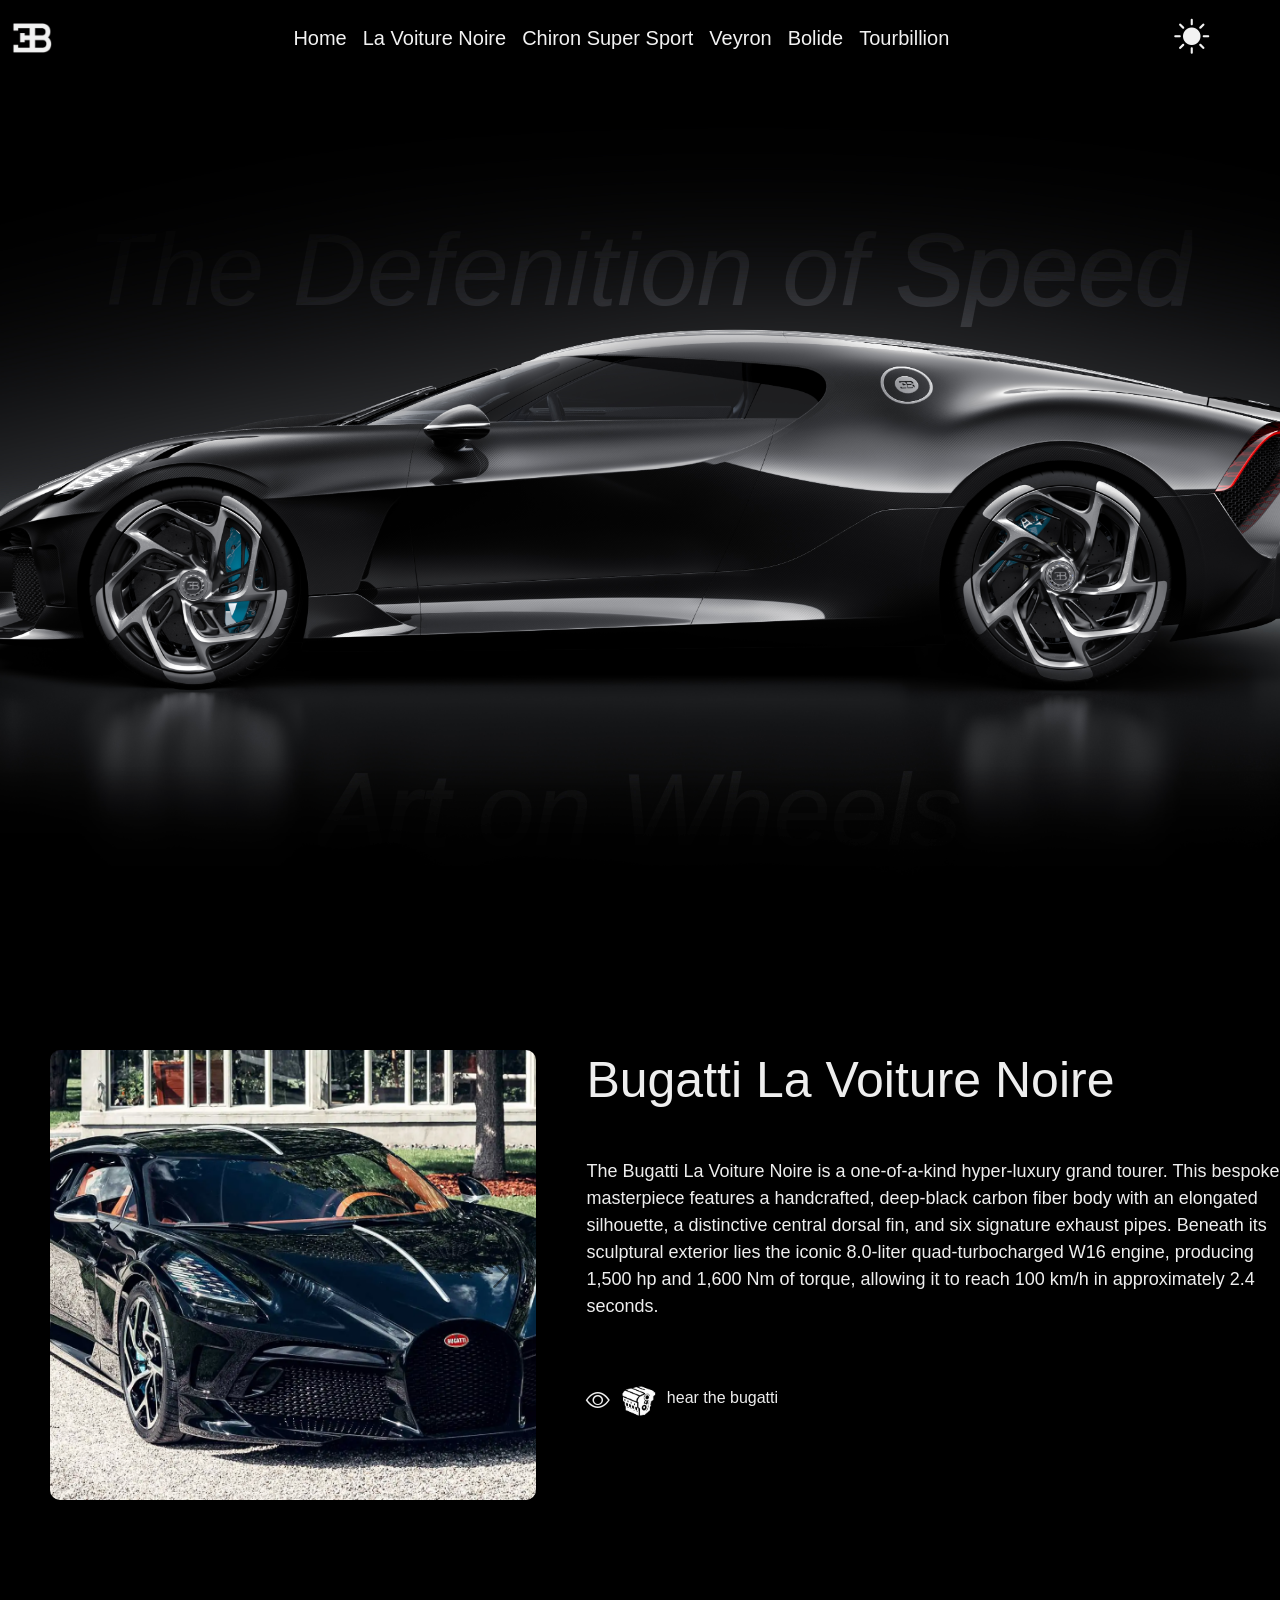
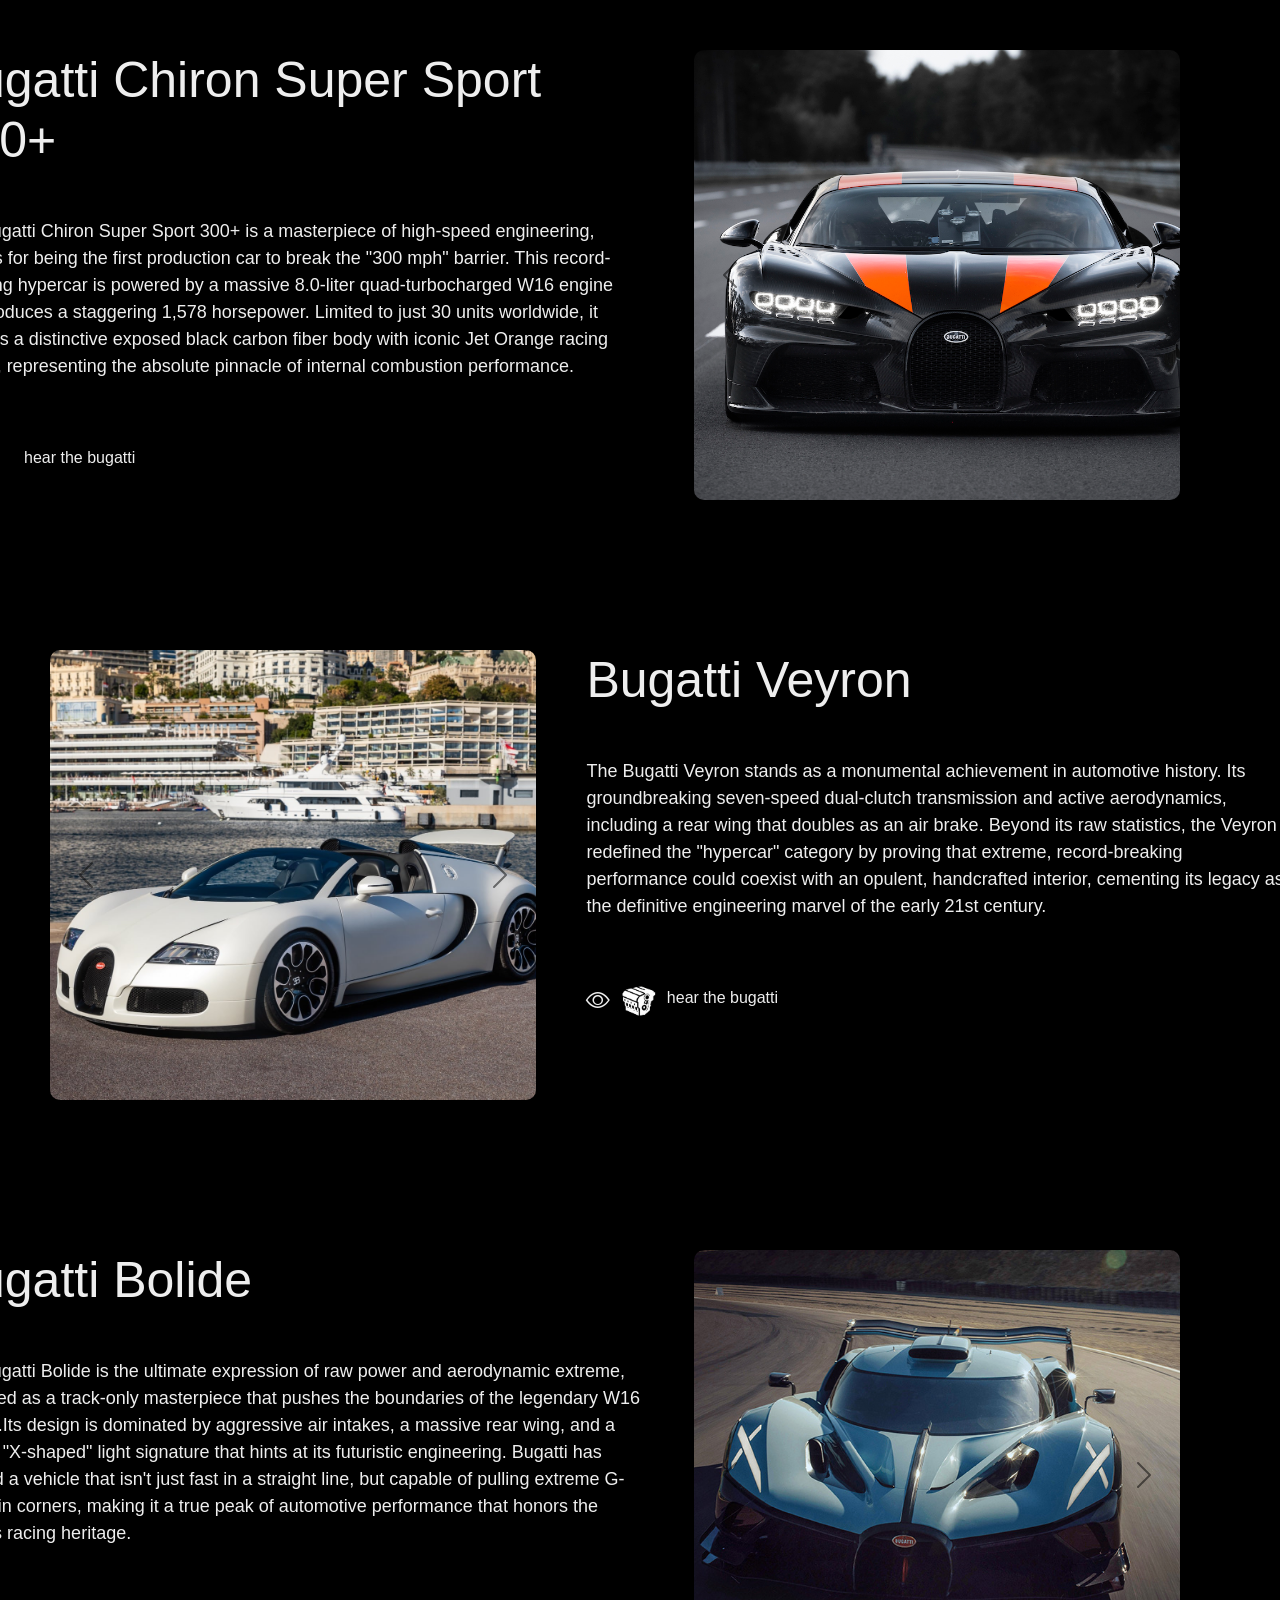
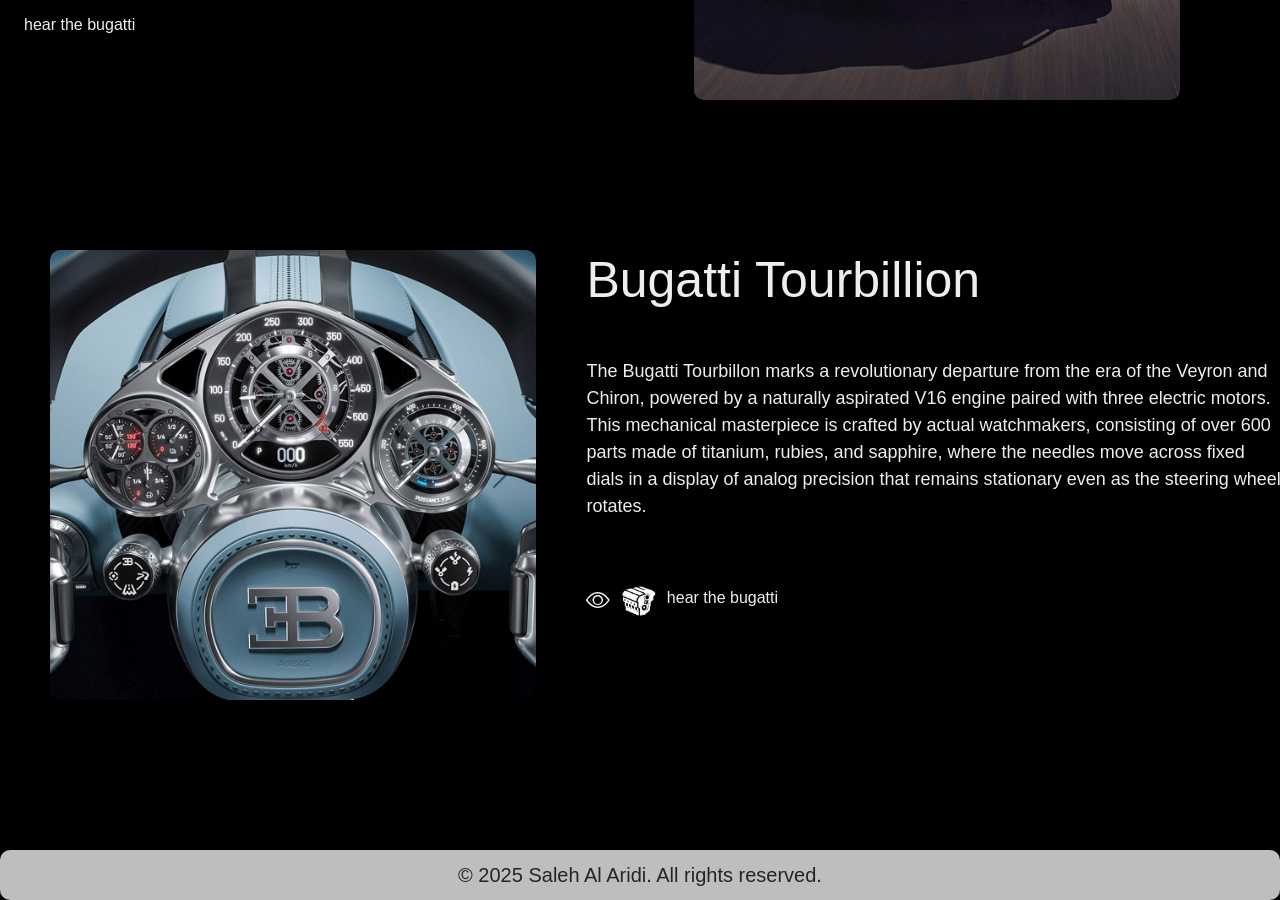
<file: index.html>
<!DOCTYPE html>
<html lang="en">

<head>
    <meta charset="UTF-8">
    <meta name="viewport" content="width=device-width, initial-scale=1.0">

    <link href="https://cdn.jsdelivr.net/npm/bootstrap@5.0.2/dist/css/bootstrap.min.css" rel="stylesheet"
        integrity="sha384-EVSTQN3/azprG1Anm3QDgpJLIm9Nao0Yz1ztcQTwFspd3yD65VohhpuuCOmLASjC" crossorigin="anonymous">
    <link rel="stylesheet" href="https://cdn.jsdelivr.net/npm/bootstrap-icons@1.13.1/font/bootstrap-icons.min.css">
    <link rel="stylesheet" href="style.css">
    <title>Bugatti</title>
</head>

<body>
    <div id="preloader">
        <img src="asset/bugatti-logo-2.png" alt="Logo" class="preloader-img">
    </div>

    <!--NAVBAR START-->
    <nav class="navbar navbar-expand-xl navbar-dark nav-mv" id="nav-bar">
        <div class="container-fluid">
            <a class="navbar-brand " href="#">
                <img id="bugatti-logo" src="/asset/bugatti-logo-2.png" alt="bugatti logo" height="30">
            </a>

            <div class="d-flex align-items-center order-xl-last ms-auto me-3">
                <i class="bi bi-moon-fill theme-icon" id="dark-icon"></i>
                <i class="bi bi-sun-fill theme-icon" id="light-icon"></i>
            </div>

            <button class="navbar-toggler" type="button" data-bs-toggle="collapse" data-bs-target="#navbarNav">
                <span class="navbar-toggler-icon"></span>
            </button>

            <div class="collapse navbar-collapse" id="navbarNav">
                <ul class="navbar-nav mx-auto">
                    <li class="nav-item"><a class="nav-link nav-link-mv" href="index.html">Home</a></li>
                    <li class="nav-item"><a class="nav-link nav-link-mv" href="bugatti-lavoiture.html">La Voiture
                            Noire</a></li>
                    <li class="nav-item"><a class="nav-link nav-link-mv" href="bugatti-chiron.html">Chiron Super
                            Sport</a></li>
                    <li class="nav-item"><a class="nav-link nav-link-mv" href="bugatti-veyron.html">Veyron</a></li>
                    <li class="nav-item"><a class="nav-link nav-link-mv" href="bugatti-bolide.html">Bolide</a></li>
                    <li class="nav-item"><a class="nav-link nav-link-mv" href="bugatti-tourbillion.html">Tourbillion</a>
                    </li>
                </ul>
            </div>
        </div>
    </nav>

    </nav>
    <!--NAVBAR END-->

    <main>
        <section class="hero-section">
            <img class="hero-section-img hero-js" src="/asset/bugatti-hero.jpeg" alt="bugatti car">
            <p class="hero-section-title hero-title-js">The Defenition of <span>Speed</span></p>
            <p class="hero-section-title second-title hero-title-js"><span>Art</span> on Wheels</p>
        </section>

        <section class="section ">
            <div>
                <div id="firstBugatti" class="carousel slide carousel-mv carousel-dark js-animation"
                    data-bs-ride="carousel">
                    <div class="carousel-inner">
                        <div class="carousel-item active">
                            <img src="/asset/bugatti-1.webp" class="d-block carousel-mv" alt="bugatti">
                        </div>
                        <div class="carousel-item">
                            <img src="/asset/bugatti-2.jpg" class="d-block carousel-mv" alt="bugatti">
                        </div>
                        <div class="carousel-item">
                            <img src="/asset/bugatti-3.webp" class="d-block carousel-mv" alt="bugatti">
                        </div>
                        <div class="carousel-item">
                            <img src="/asset/bugaatti-la-voiture.jpg" class="d-block carousel-mv" alt="bugatti">
                        </div>
                    </div>
                    <button class="carousel-control-prev" type="button" data-bs-target="#firstBugatti"
                        data-bs-slide="prev">
                        <span class="carousel-control-prev-icon" aria-hidden="true"></span>
                        <span class="visually-hidden">Previous</span>
                    </button>
                    <button class="carousel-control-next" type="button" data-bs-target="#firstBugatti"
                        data-bs-slide="next">
                        <span class="carousel-control-next-icon" aria-hidden="true"></span>
                        <span class="visually-hidden">Next</span>
                    </button>
                </div>               
            </div>

            <div class="description">
                <h1 class="section-title js-animation">Bugatti La Voiture Noire</h1>
                <p class="section-text js-animation">The Bugatti La Voiture Noire is a one-of-a-kind hyper-luxury grand
                    tourer.
                    This bespoke masterpiece features a
                    handcrafted, deep-black carbon fiber body with an elongated silhouette, a distinctive central dorsal
                    fin, and six signature exhaust pipes. Beneath its sculptural exterior lies the iconic 8.0-liter
                    quad-turbocharged W16 engine, producing 1,500 hp and 1,600 Nm of torque, allowing it to reach 100
                    km/h
                    in approximately 2.4 seconds.</p>


                <audio class="bugatti-audio">
                    <source src="/asset/first-bugatti-sound.mp3" type="audio/mpeg">
                    Your browser does not support the audio element.
                </audio>

                <div class="btn-text-layout">
                    <a href="bugatti-lavoiture.html" class="gallery-link js-animation">
                        <i class="bi bi-eye"></i>
                    </a>
                    <button class="section-button js-animation">
                        <img src="/asset/engine-icon.png" alt='engine' height="50" class="button-img">
                    </button>
                    <p class="js-animation">hear the bugatti</p>
                </div>

            </div>

        </section>

        <section class="section reverse">

            <div>
                <div id="secondBugatti" class="carousel slide carousel-mv carousel-dark js-animation"
                    data-bs-ride="carousel">
                    <div class="carousel-inner">
                        <div class="carousel-item active">
                            <img src="/asset/bugatti-4.jpg" class="d-block carousel-mv" alt="bugatti">
                        </div>
                        <div class="carousel-item">
                            <img src="/asset/bugatti-5.jpg" class="d-block carousel-mv" alt="bugatti">
                        </div>
                        <div class="carousel-item">
                            <img src="/asset/bugatti-6.jpg" class="d-block carousel-mv" alt="bugatti">
                        </div>
                        <div class="carousel-item">
                            <img src="/asset/bugatti-Chiron-Super-Sport.jpg" class="d-block carousel-mv" alt="bugatti">
                        </div>
                    </div>
                    <button class="carousel-control-prev" type="button" data-bs-target="#secondBugatti"
                        data-bs-slide="prev">
                        <span class="carousel-control-prev-icon" aria-hidden="true"></span>
                        <span class="visually-hidden">Previous</span>
                    </button>
                    <button class="carousel-control-next" type="button" data-bs-target="#secondBugatti"
                        data-bs-slide="next">
                        <span class="carousel-control-next-icon" aria-hidden="true"></span>
                        <span class="visually-hidden">Next</span>
                    </button>
                </div>
            </div>

            <div class="description">
                <h1 class="section-title js-animation">Bugatti Chiron Super Sport 300+</h1>
                <p class="section-text js-animation">The Bugatti Chiron Super Sport 300+ is a masterpiece of high-speed
                    engineering,
                    famous for being the first production car to break the "300 mph" barrier. This record-breaking
                    hypercar is powered by a massive 8.0-liter quad-turbocharged W16 engine that produces a staggering
                    1,578 horsepower. Limited to just 30 units worldwide, it
                    features a distinctive exposed black carbon fiber body with iconic Jet Orange racing stripes,
                    representing the absolute pinnacle of internal combustion performance.</p>


                <audio class="bugatti-audio">
                    <source src="/asset/second-car-bugatti.mp3" type="audio/mpeg">
                    Your browser does not support the audio element.
                </audio>

                <div class="btn-text-layout">

                    <a href="bugatti-chiron.html" class="gallery-link js-animation">
                        <i class="bi bi-eye"></i>
                    </a>

                    <button class="section-button js-animation">
                        <img src="/asset/engine-icon.png" alt='engine' height="50" class="button-img">
                    </button>
                    <p class="js-animation">hear the bugatti</p>
                </div>

            </div>

        </section>

        <section class="section">

            <div>
                <div id="thirdBugatti" class="carousel slide carousel-mv carousel-dark js-animation"
                    data-bs-ride="carousel">
                    <div class="carousel-inner">
                        <div class="carousel-item active">
                            <img src="/asset/bugatti-7.jpg" class="d-block carousel-mv" alt="bugatti">
                        </div>
                        <div class="carousel-item">
                            <img src="/asset/bugatti-8.jpg" class="d-block carousel-mv" alt="bugatti">
                        </div>
                        <div class="carousel-item">
                            <img src="/asset/bugatti-9.webp" class="d-block carousel-mv" alt="bugatti">
                        </div>
                        <div class="carousel-item">
                            <img src="/asset/bugaatti-veyron.jpg" class="d-block carousel-mv" alt="bugatti">
                        </div>
                    </div>
                    <button class="carousel-control-prev" type="button" data-bs-target="#thirdBugatti"
                        data-bs-slide="prev">
                        <span class="carousel-control-prev-icon" aria-hidden="true"></span>
                        <span class="visually-hidden">Previous</span>
                    </button>
                    <button class="carousel-control-next" type="button" data-bs-target="#thirdBugatti"
                        data-bs-slide="next">
                        <span class="carousel-control-next-icon" aria-hidden="true"></span>
                        <span class="visually-hidden">Next</span>
                    </button>
                </div>
            </div>

            <div class="description">
                <h1 class="section-title js-animation">Bugatti Veyron</h1>
                <p class="section-text js-animation">The Bugatti Veyron stands as a monumental achievement in automotive
                    history. Its groundbreaking seven-speed dual-clutch transmission and active aerodynamics, including
                    a rear wing that doubles as an air brake. Beyond its raw statistics, the Veyron redefined the
                    "hypercar" category
                    by proving that extreme, record-breaking performance could coexist with an opulent, handcrafted
                    interior, cementing its legacy as the definitive engineering marvel of the early 21st century.</p>


                <audio class="bugatti-audio">
                    <source src="/asset/third-bugatti.mp3" type="audio/mpeg">
                    Your browser does not support the audio element.
                </audio>

                <div class="btn-text-layout">

                    <a href="bugatti-veyron.html" class="gallery-link js-animation">
                        <i class="bi bi-eye"></i>
                    </a>

                    <button class="section-button js-animation">
                        <img src="/asset/engine-icon.png" alt='engine' height="50" class="button-img">
                    </button>
                    <p class="js-animation">hear the bugatti</p>
                </div>

            </div>

        </section>

        <section class="section reverse">

            <div>
                <div id="fourthBugatti" class="carousel slide carousel-mv carousel-dark js-animation"
                    data-bs-ride="carousel">
                    <div class="carousel-inner">
                        <div class="carousel-item active">
                            <img src="/asset/bugatti-9.jpg" class="d-block carousel-mv" alt="bugatti">
                        </div>
                        <div class="carousel-item">
                            <img src="/asset/bugatti-10.jpg" class="d-block carousel-mv" alt="bugatti">
                        </div>
                        <div class="carousel-item">
                            <img src="/asset/bugatti-11.jpg" class="d-block carousel-mv" alt="bugatti">
                        </div>
                        <div class="carousel-item">
                            <img src="/asset/bugatti-bolide.jpg" class="d-block carousel-mv" alt="bugatti">
                        </div>
                    </div>
                    <button class="carousel-control-prev" type="button" data-bs-target="#fourthBugatti"
                        data-bs-slide="prev">
                        <span class="carousel-control-prev-icon" aria-hidden="true"></span>
                        <span class="visually-hidden">Previous</span>
                    </button>
                    <button class="carousel-control-next" type="button" data-bs-target="#fourthBugatti"
                        data-bs-slide="next">
                        <span class="carousel-control-next-icon" aria-hidden="true"></span>
                        <span class="visually-hidden">Next</span>
                    </button>
                </div>
            </div>

            <div class="description">
                <h1 class="section-title js-animation">Bugatti Bolide</h1>
                <p class="section-text js-animation">The Bugatti Bolide is the ultimate expression of raw power and
                    aerodynamic extreme, designed as a track-only masterpiece that pushes the boundaries of the
                    legendary W16 engine.Its design is dominated by aggressive air intakes, a
                    massive rear wing, and a unique "X-shaped" light signature that hints at its futuristic engineering.
                    Bugatti has created a vehicle that isn't just fast in a straight line, but capable of pulling
                    extreme G-forces in corners,
                    making it a true peak of automotive performance that honors the brand's racing heritage.</p>


                <audio class="bugatti-audio">
                    <source src="/asset/fourth-bugatti-sound.mp3" type="audio/mpeg">
                    Your browser does not support the audio element.
                </audio>

                <div class="btn-text-layout">

                    <a href="bugatti-bolide.html" class="gallery-link js-animation">
                        <i class="bi bi-eye"></i>
                    </a>

                    <button class="section-button js-animation">
                        <img src="/asset/engine-icon.png" alt='engine' height="50" class="button-img">
                    </button>
                    <p class="js-animation">hear the bugatti</p>
                </div>

            </div>

        </section>

        <section class="section">

            <div>
                <div id="fifthBugatti" class="carousel slide carousel-mv carousel-dark js-animation"
                    data-bs-ride="carousel">
                    <div class="carousel-inner">
                        <div class="carousel-item active">
                            <img src="/asset/bugatti-12.jpg" class="d-block carousel-mv" alt="bugatti">
                        </div>
                        <div class="carousel-item">
                            <img src="/asset/bugatti-13.jpg" class="d-block carousel-mv" alt="bugatti">
                        </div>
                        <div class="carousel-item">
                            <img src="/asset/bugatti-14.avif" class="d-block carousel-mv" alt="bugatti">
                        </div>
                        <div class="carousel-item">
                            <img src="/asset/bugatti-15.jpg" class="d-block carousel-mv" alt="bugatti">
                        </div>
                    </div>
                    <button class="carousel-control-prev" type="button" data-bs-target="#fifthBugatti"
                        data-bs-slide="prev">
                        <span class="carousel-control-prev-icon" aria-hidden="true"></span>
                        <span class="visually-hidden">Previous</span>
                    </button>
                    <button class="carousel-control-next" type="button" data-bs-target="#fifthBugatti"
                        data-bs-slide="next">
                        <span class="carousel-control-next-icon" aria-hidden="true"></span>
                        <span class="visually-hidden">Next</span>
                    </button>
                </div>
            </div>

            <div class="description">
                <h1 class="section-title js-animation">Bugatti Tourbillion</h1>
                <p class="section-text js-animation">The Bugatti Tourbillon marks a revolutionary departure from the era
                    of the Veyron and Chiron, powered by a naturally aspirated V16 engine paired with three electric
                    motors.
                    This mechanical masterpiece is crafted by actual watchmakers, consisting of over 600 parts made of
                    titanium, rubies, and sapphire, where the
                    needles move across fixed dials in a display of analog precision that remains stationary even as the
                    steering wheel rotates.</p>


                <audio class="bugatti-audio">
                    <source src="/asset/fifth-bugatti-sound.mp3" type="audio/mpeg">
                    Your browser does not support the audio element.
                </audio>

                <div class="btn-text-layout">

                    <a href="bugatti-tourbillion.html" class="gallery-link js-animation">
                        <i class="bi bi-eye"></i>
                    </a>

                    <button class="section-button js-animation">
                        <img src="/asset/engine-icon.png" alt='engine' height="50" class="button-img">
                    </button>
                    <p class="js-animation">hear the bugatti</p>
                </div>

            </div>

        </section>

        <footer>
            <p>&copy; 2025 Saleh Al Aridi. All rights reserved.</p>
        </footer>

    </main>
    <script src="https://cdn.jsdelivr.net/npm/bootstrap@5.3.0/dist/js/bootstrap.bundle.min.js"></script>
    <script src="index.js"></script>
</body>

</html>
</file>
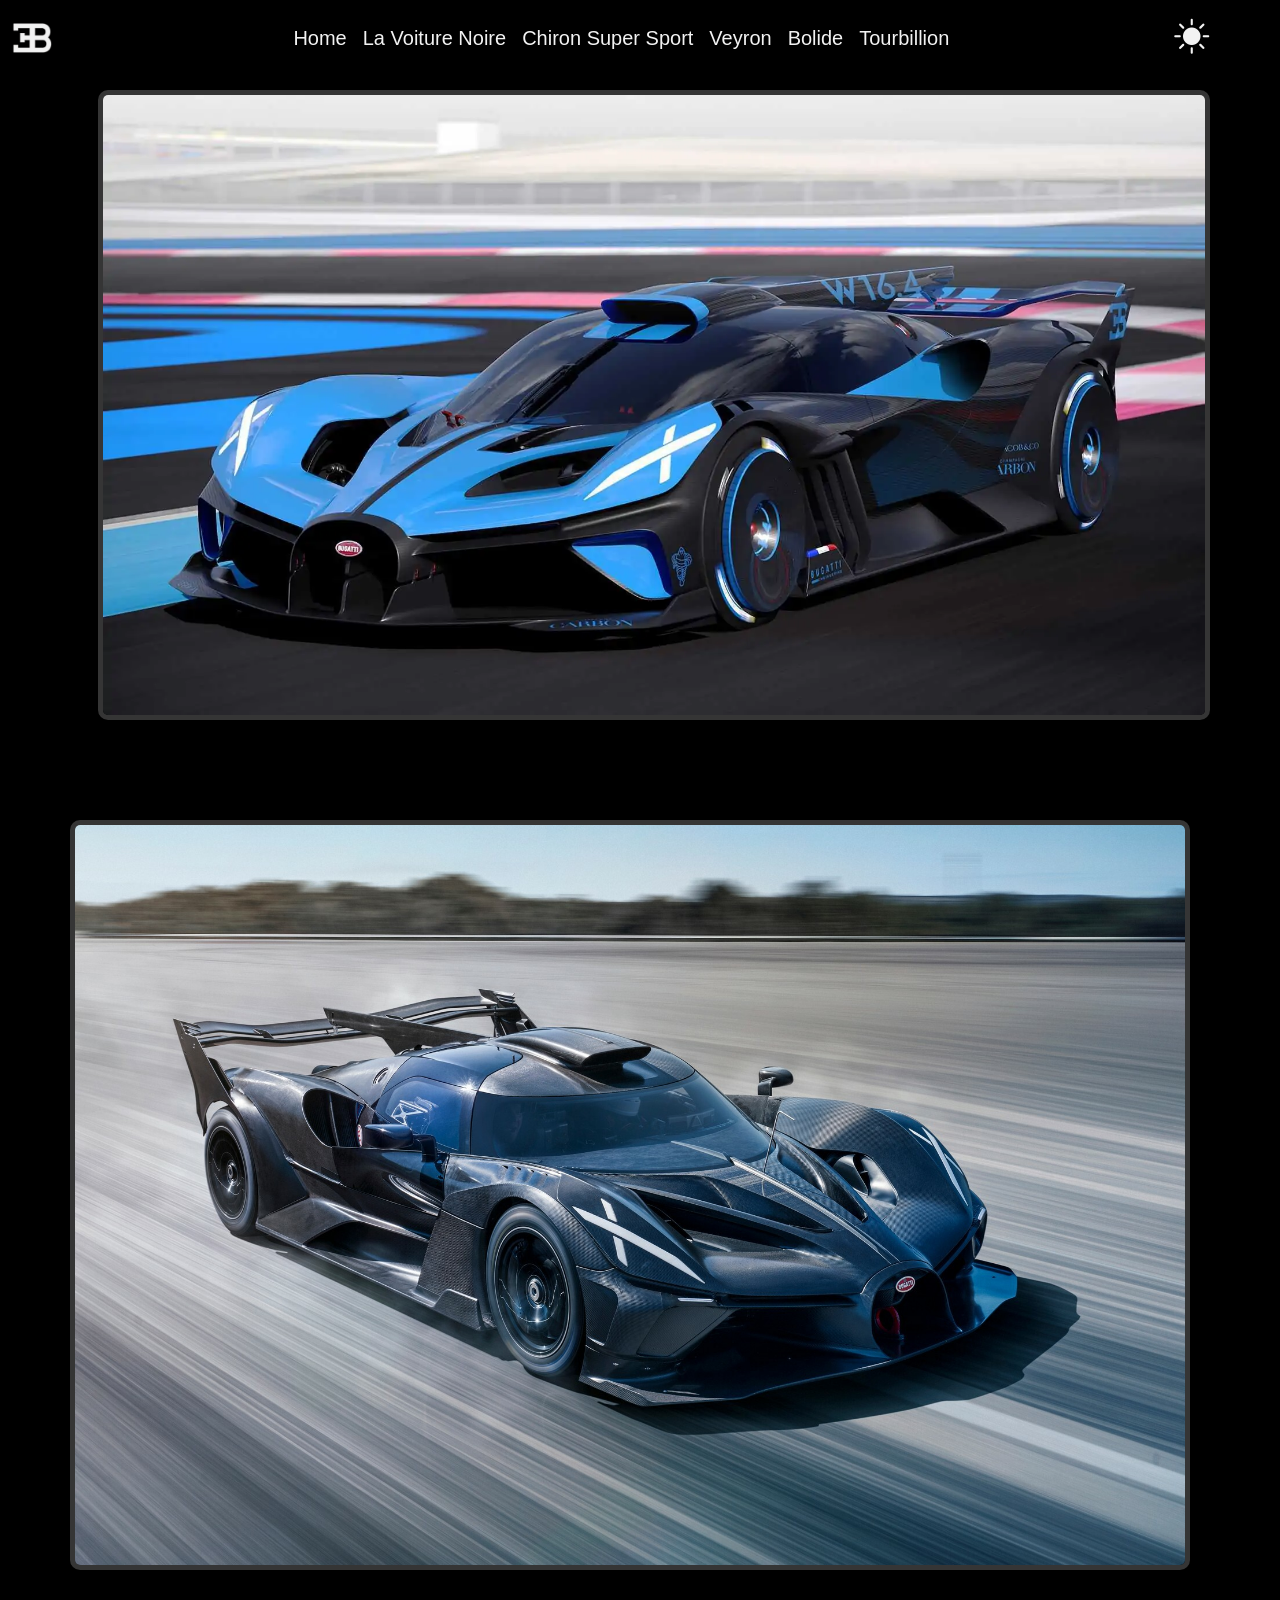
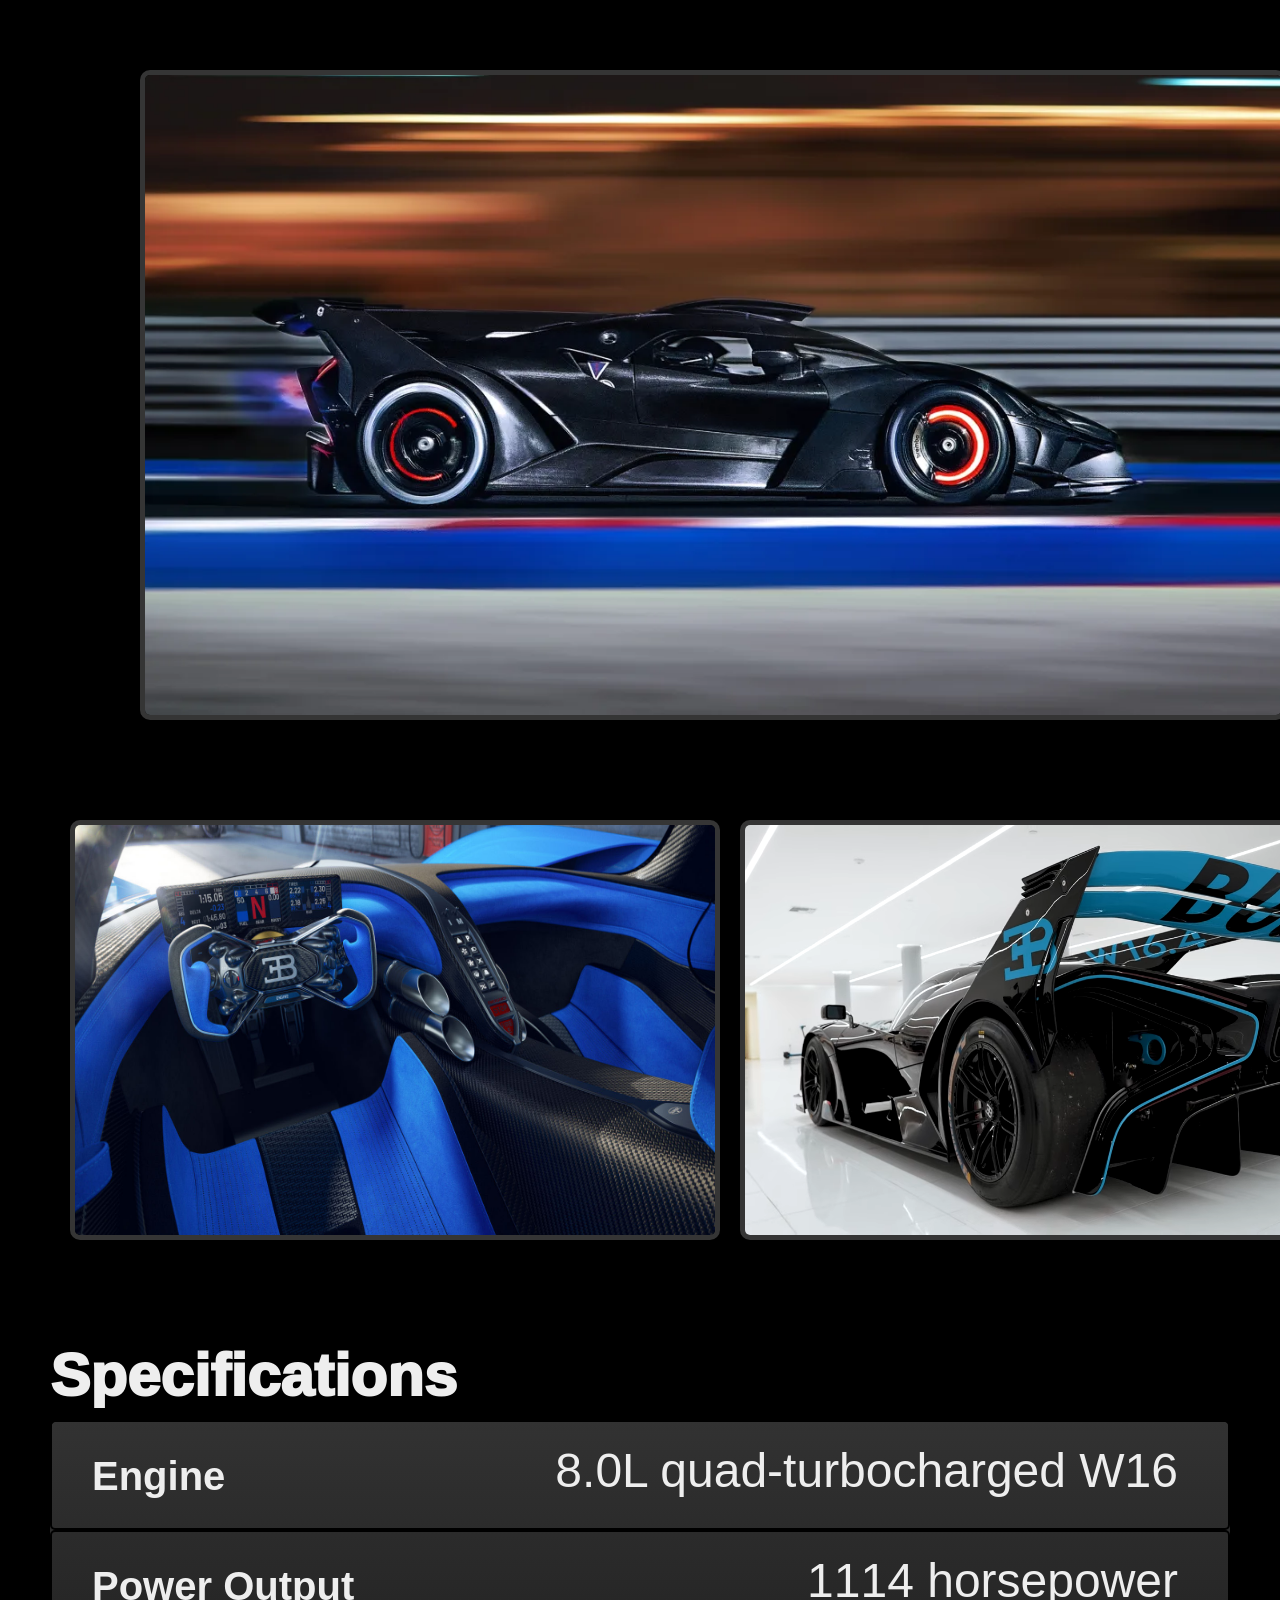
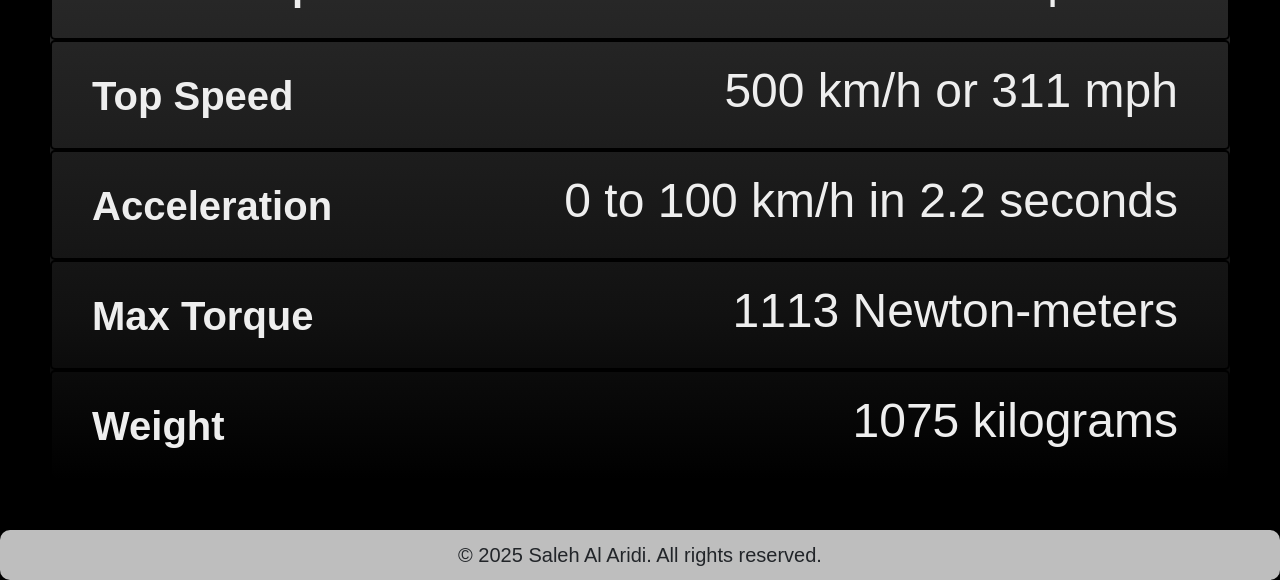
<file: bugatti-bolide.html>
<!DOCTYPE html>
<html lang="en">

<head>
    <meta charset="UTF-8">
    <meta name="viewport" content="width=device-width, initial-scale=1.0">
    <title>bugatti</title>
    <link href="https://cdn.jsdelivr.net/npm/bootstrap@5.0.2/dist/css/bootstrap.min.css" rel="stylesheet"
        integrity="sha384-EVSTQN3/azprG1Anm3QDgpJLIm9Nao0Yz1ztcQTwFspd3yD65VohhpuuCOmLASjC" crossorigin="anonymous">
    <link rel="stylesheet" href="https://cdn.jsdelivr.net/npm/bootstrap-icons@1.13.1/font/bootstrap-icons.min.css">
    <link rel="stylesheet" href="style.css">
</head>

<body>
    <div id="preloader">
        <div>
            <img src="asset/bugatti-logo-2.png" alt="Logo" class="preloader-img">
        </div>
    </div>

    <!--NAVBAR START-->
<nav class="navbar navbar-expand-xl navbar-dark nav-mv" id="nav-bar">
    <div class="container-fluid">
        <a class="navbar-brand " href="#">
            <img id="bugatti-logo" src="/asset/bugatti-logo-2.png" alt="bugatti logo" height="30">
        </a>

        <div class="d-flex align-items-center order-xl-last ms-auto me-3">
            <i class="bi bi-moon-fill theme-icon" id="dark-icon"></i>
            <i class="bi bi-sun-fill theme-icon" id="light-icon"></i>
        </div>

        <button class="navbar-toggler" type="button" data-bs-toggle="collapse" data-bs-target="#navbarNav">
            <span class="navbar-toggler-icon"></span>
        </button>

        <div class="collapse navbar-collapse" id="navbarNav">
            <ul class="navbar-nav mx-auto">
                <li class="nav-item"><a class="nav-link nav-link-mv" href="index.html">Home</a></li>
                <li class="nav-item"><a class="nav-link nav-link-mv" href="bugatti-lavoiture.html">La Voiture Noire</a></li>
                <li class="nav-item"><a class="nav-link nav-link-mv" href="bugatti-chiron.html">Chiron Super Sport</a></li>
                <li class="nav-item"><a class="nav-link nav-link-mv" href="bugatti-veyron.html">Veyron</a></li>
                <li class="nav-item"><a class="nav-link nav-link-mv" href="bugatti-bolide.html">Bolide</a></li>
                <li class="nav-item"><a class="nav-link nav-link-mv" href="bugatti-tourbillion.html">Tourbillion</a></li>
            </ul>
        </div>
    </div>
</nav>
    <!--NAVBAR END-->

    <main class="main-gallery">
        <img src="/asset-bugatti-bolide/bugatti-bolide-1.webp" alt="bugatti" height="630"
            class="bugaatti-gallery-img js-animation img-1">
        <img src="/asset-bugatti-bolide/bugatti-bolide-2.jpg" alt="bugatti" height="750"
            class="bugaatti-gallery-img js-animation img-2">
        <img src="/asset-bugatti-bolide/bugatti-bolide-3.webp" alt="bugatti" height="650"
            class="bugaatti-gallery-img js-animation img-3">
        <div class="img-layout">
            <img src="/asset-bugatti-bolide/bugatti-bolide-4.jpg" alt="bugatti" height="420" width="650"
                class="bugaatti-gallery-img js-animation img-div-1">
            <img src="/asset-bugatti-bolide/bugatti-bolide-5.png" alt="bugatti" height="420" width="700"
                class="bugaatti-gallery-img js-animation img-div-2">
        </div>

        <h1 class="specs-title js-animation">Specifications</h1>

        <section class="specs-section js-animation">
            <div class="spec-container">
                <h1 class="feature js-animation">Engine</h1>
                <h1 class="spec js-animation">8.0L quad-turbocharged W16</h1>
            </div>
            <div class="spec-container">
                <h1 class="feature js-animation">Power Output</h1>
                <h1 class="spec js-animation"> <span class="number-js" value="1600"></span> horsepower</h1>
            </div>
            <div class="spec-container">
                <h1 class="feature js-animation">Top Speed</h1>
                <h1 class="spec js-animation">500 km/h or 311 mph</h1>
            </div>
            <div class="spec-container">
                <h1 class="feature js-animation">Acceleration</h1>
                <h1 class="spec js-animation">0 to 100 km/h in 2.2 seconds</h1>
            </div>
            <div class="spec-container">
                <h1 class="feature js-animation">Max Torque</h1>
                <h1 class="spec js-animation"><span class="number-js" value="1600"></span> Newton-meters</h1>
            </div>
            <div class="spec-container">
                <h1 class="feature js-animation">Weight</h1>
                <h1 class="spec js-animation"> <span class="number-js" value="1450"></span> kilograms</h1>
            </div>
        </section>

        <footer>
            <p>&copy; 2025 Saleh Al Aridi. All rights reserved.</p>
        </footer>

    </main>



    <script src="https://cdn.jsdelivr.net/npm/bootstrap@5.3.0/dist/js/bootstrap.bundle.min.js"></script>
    <script src="index.js"></script>
</body>

</html>
</file>
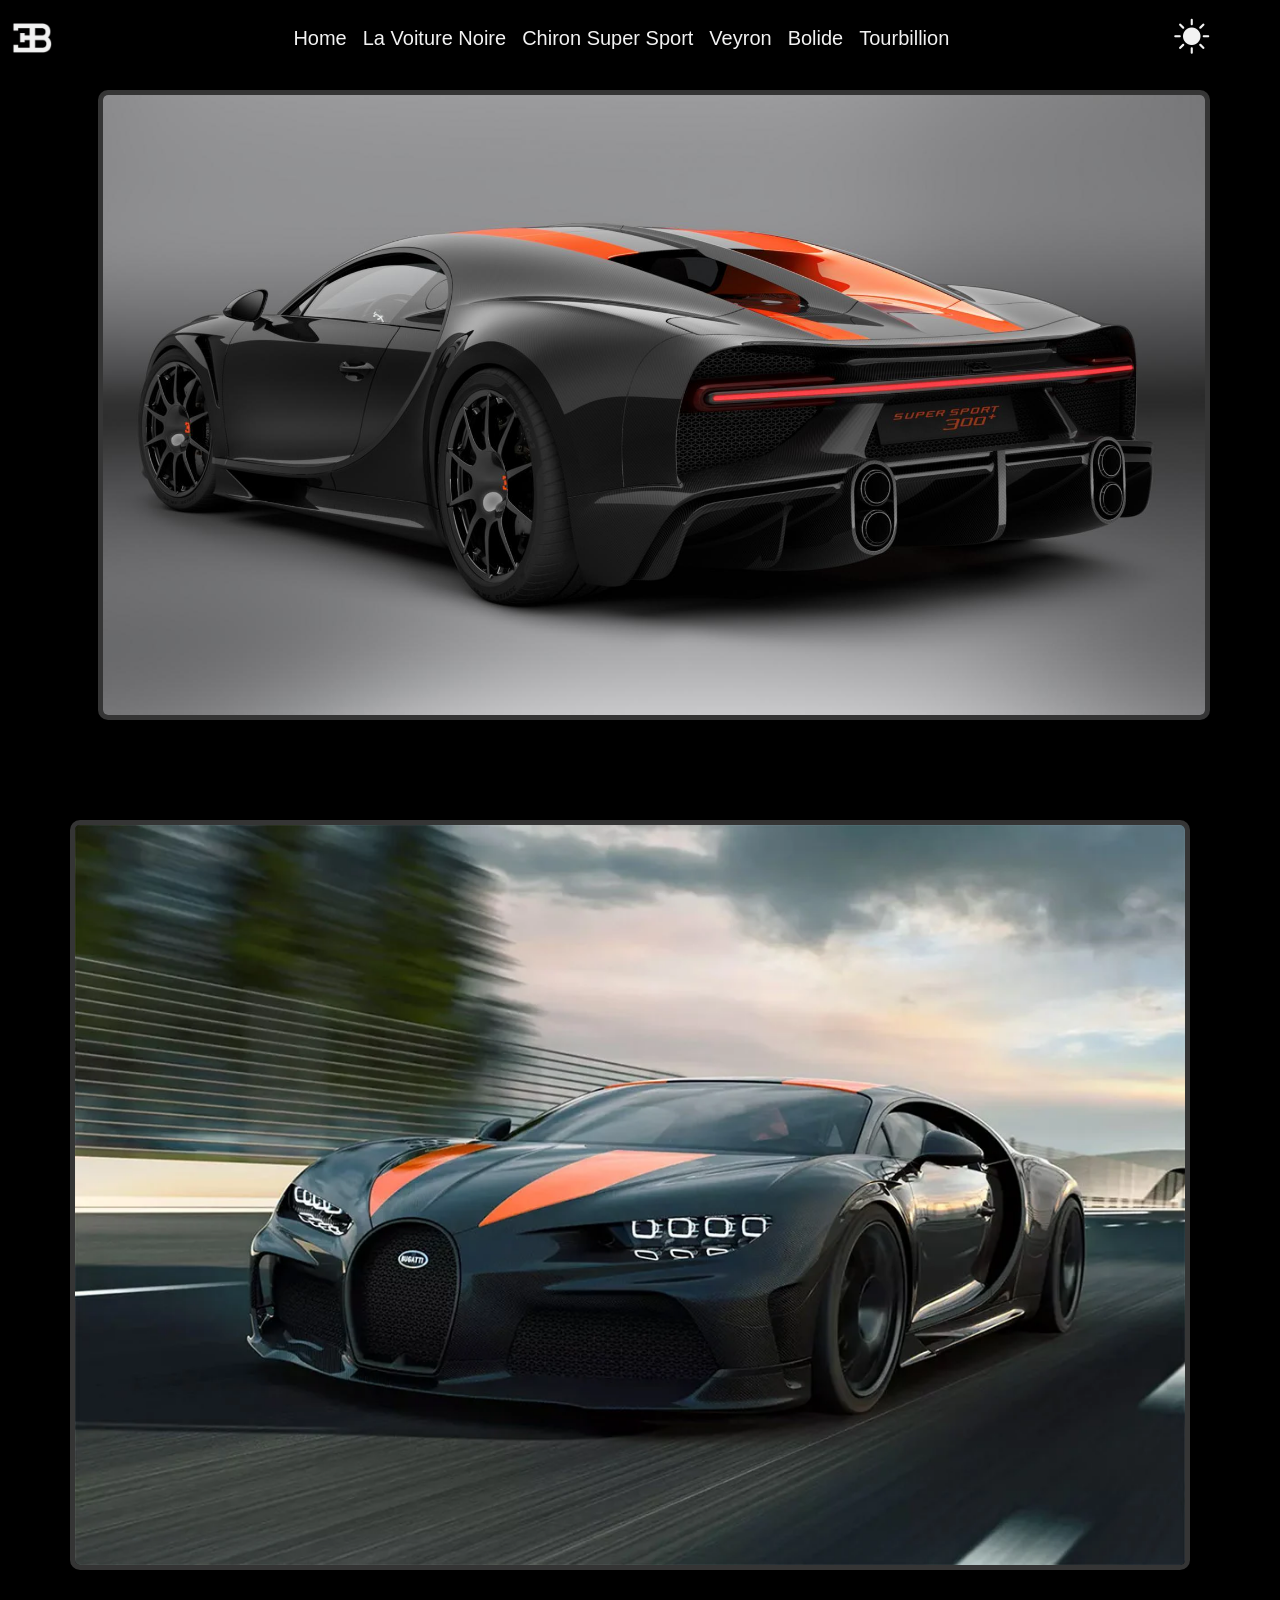
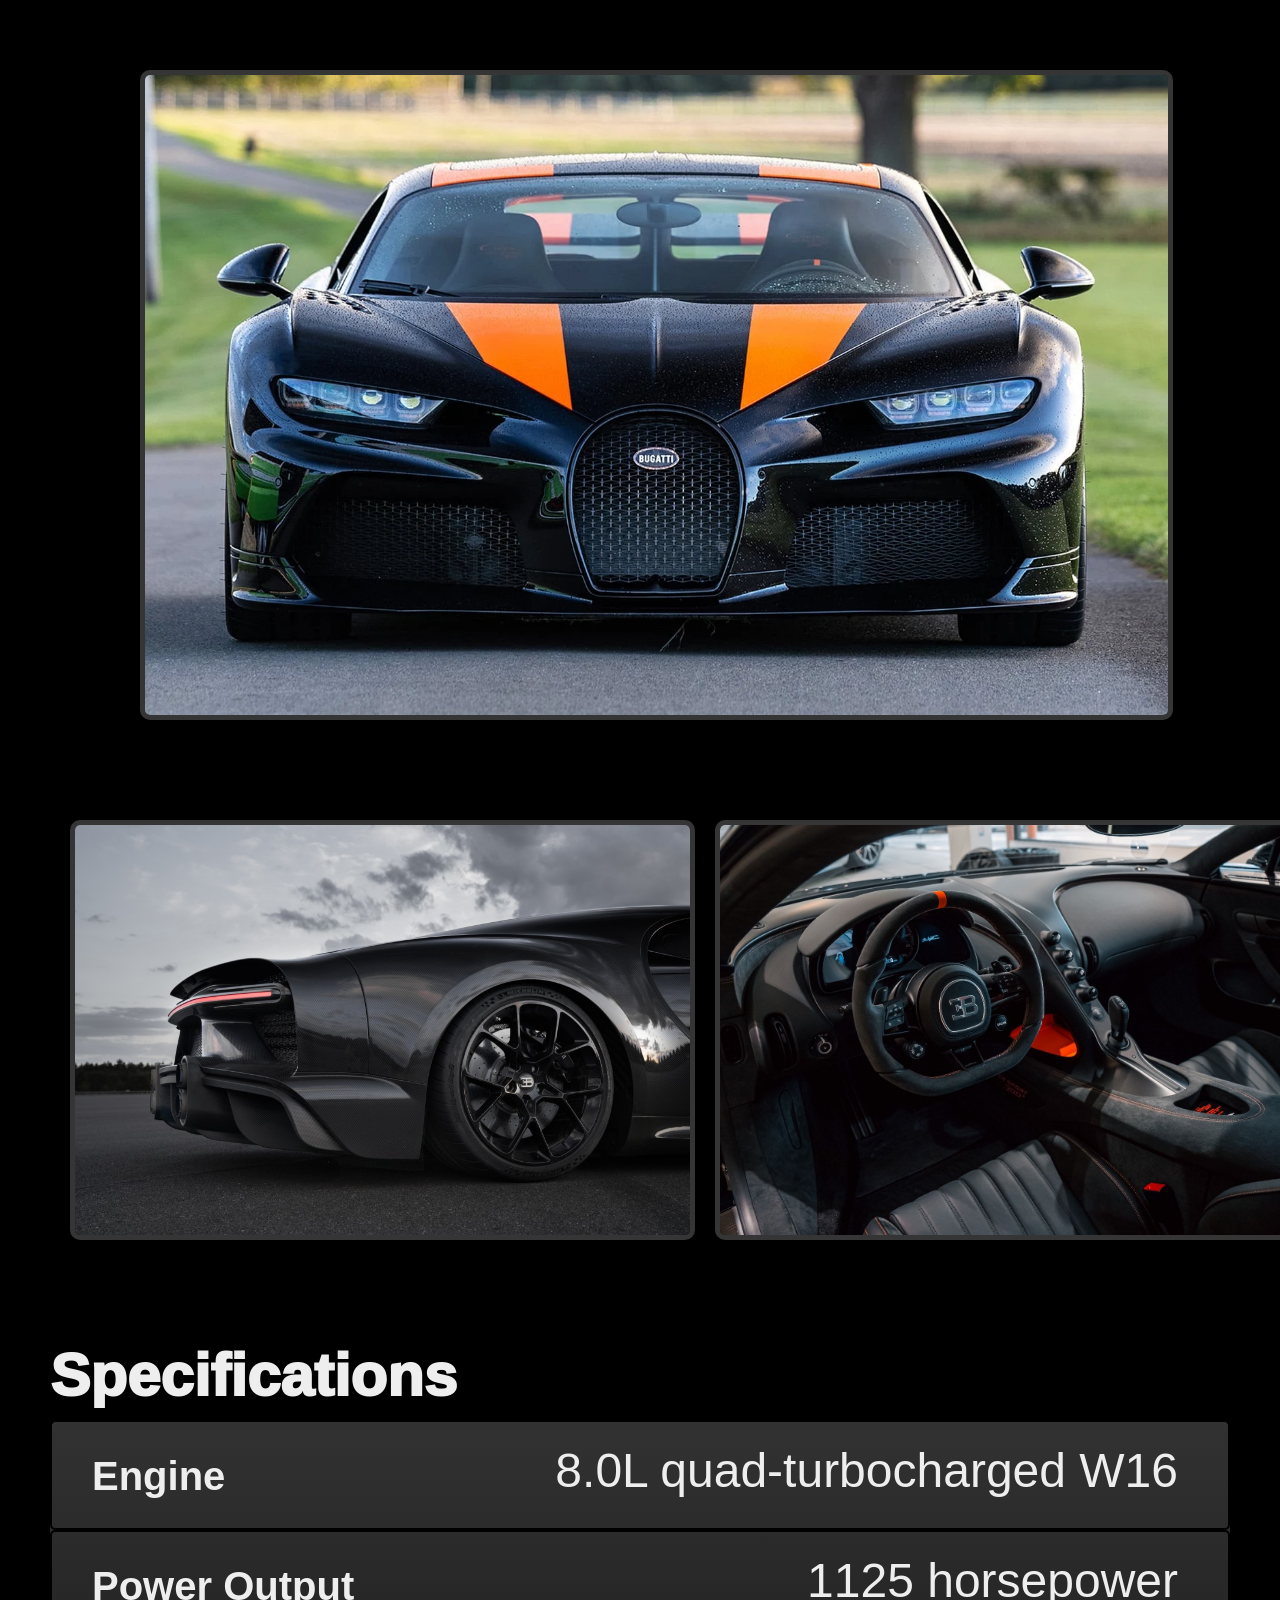
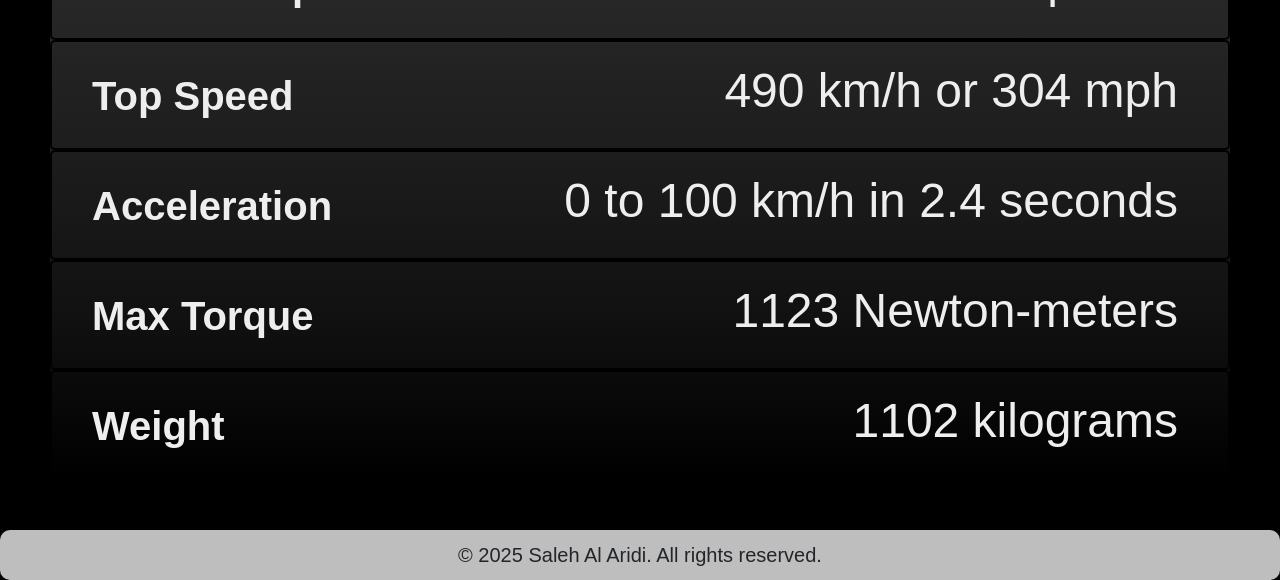
<file: bugatti-chiron.html>
<!DOCTYPE html>
<html lang="en">

<head>
    <meta charset="UTF-8">
    <meta name="viewport" content="width=device-width, initial-scale=1.0">
    <title>bugatti</title>
    <link href="https://cdn.jsdelivr.net/npm/bootstrap@5.0.2/dist/css/bootstrap.min.css" rel="stylesheet"
        integrity="sha384-EVSTQN3/azprG1Anm3QDgpJLIm9Nao0Yz1ztcQTwFspd3yD65VohhpuuCOmLASjC" crossorigin="anonymous">
    <link rel="stylesheet" href="https://cdn.jsdelivr.net/npm/bootstrap-icons@1.13.1/font/bootstrap-icons.min.css">
    <link rel="stylesheet" href="style.css">
</head>

<body>
    <div id="preloader">
        <div>
            <img src="asset/bugatti-logo-2.png" alt="Logo" class="preloader-img">
        </div>
    </div>

    <!--NAVBAR START-->
    <nav class="navbar navbar-expand-xl navbar-dark nav-mv" id="nav-bar">
        <div class="container-fluid">
            <a class="navbar-brand " href="#">
                <img id="bugatti-logo" src="/asset/bugatti-logo-2.png" alt="bugatti logo" height="30">
            </a>

            <div class="d-flex align-items-center order-xl-last ms-auto me-3">
                <i class="bi bi-moon-fill theme-icon" id="dark-icon"></i>
                <i class="bi bi-sun-fill theme-icon" id="light-icon"></i>
            </div>

            <button class="navbar-toggler" type="button" data-bs-toggle="collapse" data-bs-target="#navbarNav">
                <span class="navbar-toggler-icon"></span>
            </button>

            <div class="collapse navbar-collapse" id="navbarNav">
                <ul class="navbar-nav mx-auto">
                    <li class="nav-item"><a class="nav-link nav-link-mv" href="index.html">Home</a></li>
                    <li class="nav-item"><a class="nav-link nav-link-mv" href="bugatti-lavoiture.html">La Voiture
                            Noire</a></li>
                    <li class="nav-item"><a class="nav-link nav-link-mv" href="bugatti-chiron.html">Chiron Super
                            Sport</a></li>
                    <li class="nav-item"><a class="nav-link nav-link-mv" href="bugatti-veyron.html">Veyron</a></li>
                    <li class="nav-item"><a class="nav-link nav-link-mv" href="bugatti-bolide.html">Bolide</a></li>
                    <li class="nav-item"><a class="nav-link nav-link-mv" href="bugatti-tourbillion.html">Tourbillion</a>
                    </li>
                </ul>
            </div>
        </div>
    </nav>
    <!--NAVBAR END-->

    <main class="main-gallery">
        <img src="/asset-bugatti-chiron/bugatti-chiron-1.jpg" alt="bugatti" height="630"
            class="bugaatti-gallery-img js-animation img-1">
        <img src="/asset-bugatti-chiron/bugatti-chiron-2.webp" alt="bugatti" height="750"
            class="bugaatti-gallery-img js-animation img-2">
        <img src="/asset-bugatti-chiron/bugatti-chiron-3.webp" alt="bugatti" height="650"
            class="bugaatti-gallery-img js-animation img-3">
        <div class="img-layout">
            <img src="/asset-bugatti-chiron/bugatti-chiron-4.jpg" alt="bugatti" height="420" width="650"
                class="bugaatti-gallery-img js-animation img-div-1">
            <img src="/asset-bugatti-chiron/bugatti-chiron-5.jpeg" alt="bugatti" height="420" width="700"
                class="bugaatti-gallery-img js-animation img-div-2">
        </div>

        <h1 class="specs-title js-animation">Specifications</h1>

        <section class="specs-section js-animation">
            <div class="spec-container">
                <h1 class="feature js-animation">Engine</h1>
                <h1 class="spec js-animation">8.0L quad-turbocharged W16</h1>
            </div>
            <div class="spec-container">
                <h1 class="feature js-animation">Power Output</h1>
                <h1 class="spec js-animation"> <span class="number-js" value="1600"></span> horsepower</h1>
            </div>
            <div class="spec-container">
                <h1 class="feature js-animation">Top Speed</h1>
                <h1 class="spec js-animation"> 490 km/h or 304 mph</h1>
            </div>
            <div class="spec-container">
                <h1 class="feature js-animation">Acceleration</h1>
                <h1 class="spec js-animation">0 to 100 km/h in 2.4 seconds</h1>
            </div>
            <div class="spec-container">
                <h1 class="feature js-animation">Max Torque</h1>
                <h1 class="spec js-animation"><span class="number-js" value="1600"></span> Newton-meters</h1>
            </div>
            <div class="spec-container">
                <h1 class="feature js-animation">Weight</h1>
                <h1 class="spec js-animation"> <span class="number-js" value="1978"></span> kilograms</h1>
            </div>
        </section>

        <footer>
            <p>&copy; 2025 Saleh Al Aridi. All rights reserved.</p>
        </footer>

    </main>



    <script src="https://cdn.jsdelivr.net/npm/bootstrap@5.3.0/dist/js/bootstrap.bundle.min.js"></script>
    <script src="index.js"></script>
</body>

</html>
</file>
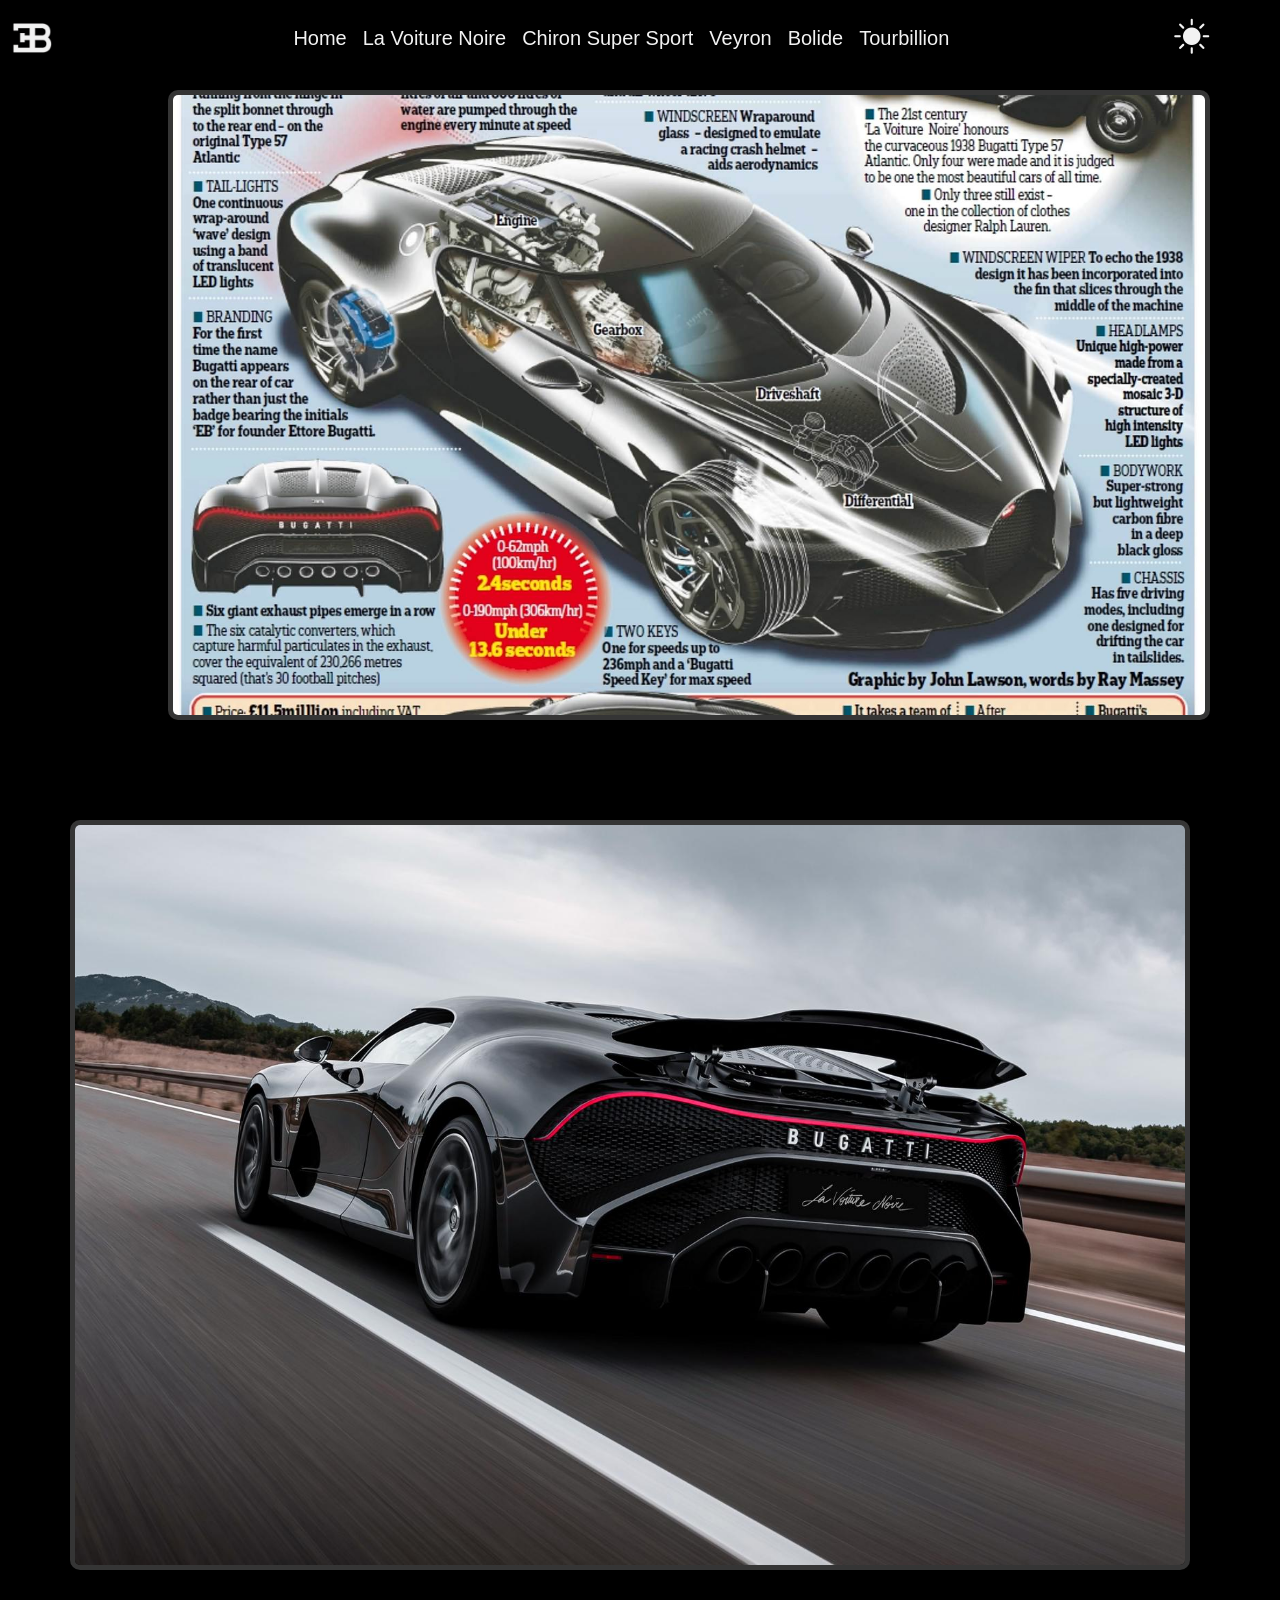
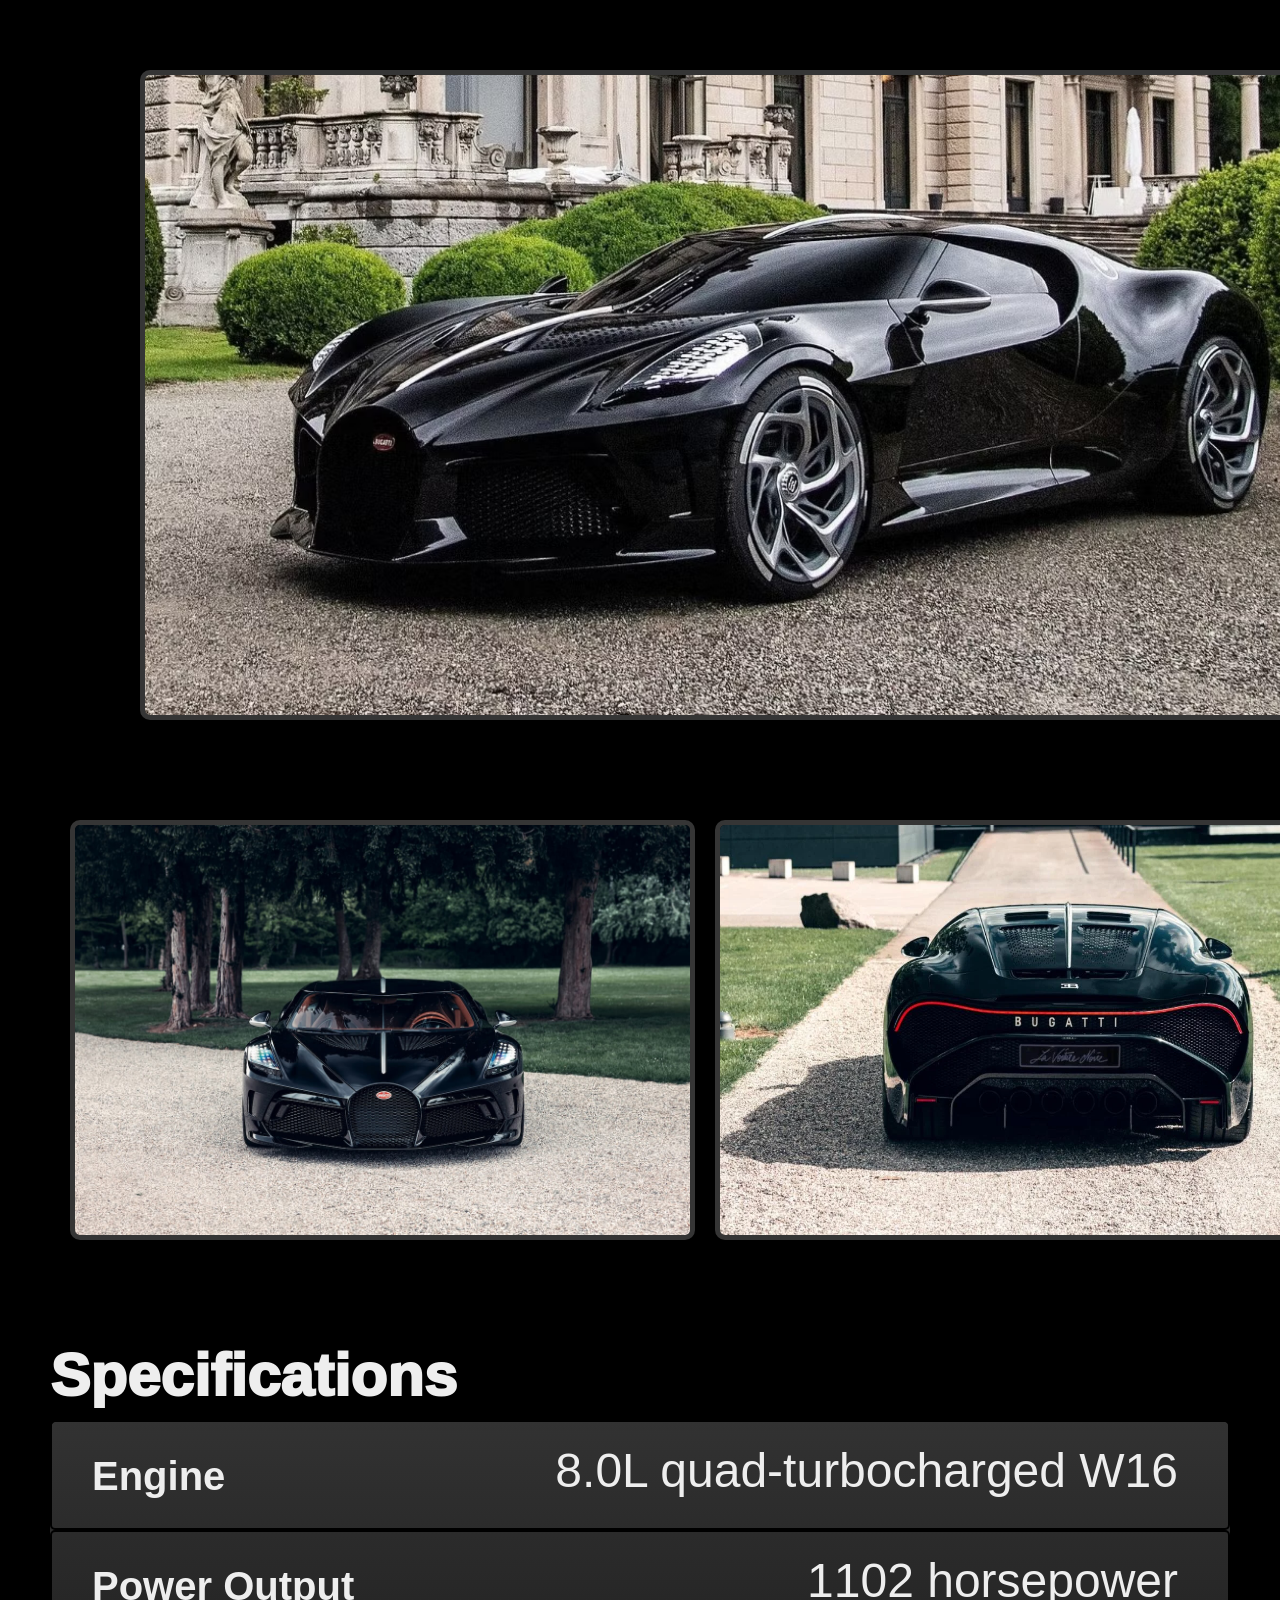
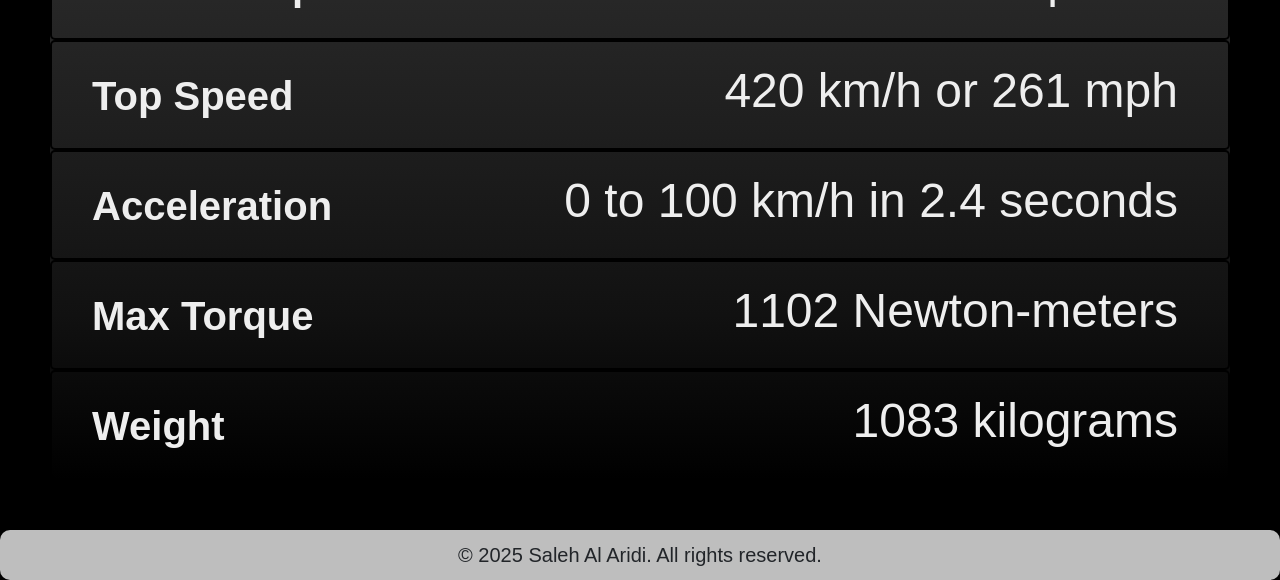
<file: bugatti-lavoiture.html>
<!DOCTYPE html>
<html lang="en">

<head>
    <meta charset="UTF-8">
    <meta name="viewport" content="width=device-width, initial-scale=1.0">
    <title>bugatti</title>
    <link href="https://cdn.jsdelivr.net/npm/bootstrap@5.0.2/dist/css/bootstrap.min.css" rel="stylesheet"
        integrity="sha384-EVSTQN3/azprG1Anm3QDgpJLIm9Nao0Yz1ztcQTwFspd3yD65VohhpuuCOmLASjC" crossorigin="anonymous">
    <link rel="stylesheet" href="https://cdn.jsdelivr.net/npm/bootstrap-icons@1.13.1/font/bootstrap-icons.min.css">
    <link rel="stylesheet" href="style.css">
</head>

<body>
    <div id="preloader">
        <div>
            <img src="asset/bugatti-logo-2.png" alt="Logo" class="preloader-img">
        </div>
    </div>

    <!--NAVBAR START-->
    <nav class="navbar navbar-expand-xl navbar-dark nav-mv" id="nav-bar">
        <div class="container-fluid">
            <a class="navbar-brand " href="#">
                <img id="bugatti-logo" src="/asset/bugatti-logo-2.png" alt="bugatti logo" height="30">
            </a>

            <div class="d-flex align-items-center order-xl-last ms-auto me-3">
                <i class="bi bi-moon-fill theme-icon" id="dark-icon"></i>
                <i class="bi bi-sun-fill theme-icon" id="light-icon"></i>
            </div>

            <button class="navbar-toggler" type="button" data-bs-toggle="collapse" data-bs-target="#navbarNav">
                <span class="navbar-toggler-icon"></span>
            </button>

            <div class="collapse navbar-collapse" id="navbarNav">
                <ul class="navbar-nav mx-auto">
                    <li class="nav-item"><a class="nav-link nav-link-mv" href="index.html">Home</a></li>
                    <li class="nav-item"><a class="nav-link nav-link-mv" href="bugatti-lavoiture.html">La Voiture
                            Noire</a></li>
                    <li class="nav-item"><a class="nav-link nav-link-mv" href="bugatti-chiron.html">Chiron Super
                            Sport</a></li>
                    <li class="nav-item"><a class="nav-link nav-link-mv" href="bugatti-veyron.html">Veyron</a></li>
                    <li class="nav-item"><a class="nav-link nav-link-mv" href="bugatti-bolide.html">Bolide</a></li>
                    <li class="nav-item"><a class="nav-link nav-link-mv" href="bugatti-tourbillion.html">Tourbillion</a>
                    </li>
                </ul>
            </div>
        </div>
    </nav>
    <!--NAVBAR END-->

    <main class="main-gallery">
        <img src="/asset-bugatti-lavoiture/bugatti-lavoiture-1.jpg" alt="bugatti" height="630"
            class="bugaatti-gallery-img js-animation img-1">
        <img src="/asset-bugatti-lavoiture/bugatti-lavoiture-2.jpg" alt="bugatti" height="750"
            class="bugaatti-gallery-img js-animation img-2">
        <img src="/asset-bugatti-lavoiture/bugatti-lavoiture-3.avif" alt="bugatti" height="650"
            class="bugaatti-gallery-img js-animation img-3">
        <div class="img-layout">
            <img src="/asset-bugatti-lavoiture/bugatti-lavoiture-4.jpg" alt="bugatti" height="420" width="650"
                class="bugaatti-gallery-img js-animation img-div-1">
            <img src="/asset-bugatti-lavoiture/bugatti-lavoiture-5.webp" alt="bugatti" height="420" width="700"
                class="bugaatti-gallery-img js-animation img-div-2">
        </div>

        <h1 class="specs-title js-animation">Specifications</h1>

        <section class="specs-section js-animation">
            <div class="spec-container">
                <h1 class="feature js-animation">Engine</h1>
                <h1 class="spec js-animation">8.0L quad-turbocharged W16</h1>
            </div>
            <div class="spec-container">
                <h1 class="feature js-animation">Power Output</h1>
                <h1 class="spec js-animation"> <span class="number-js" value="1500"></span> horsepower</h1>
            </div>
            <div class="spec-container">
                <h1 class="feature js-animation">Top Speed</h1>
                <h1 class="spec js-animation">420 km/h or 261 mph</h1>
            </div>
            <div class="spec-container">
                <h1 class="feature js-animation">Acceleration</h1>
                <h1 class="spec js-animation">0 to 100 km/h in 2.4 seconds</h1>
            </div>
            <div class="spec-container">
                <h1 class="feature js-animation">Max Torque</h1>
                <h1 class="spec js-animation"><span class="number-js" value="1600"></span> Newton-meters</h1>
            </div>
            <div class="spec-container">
                <h1 class="feature js-animation">Weight</h1>
                <h1 class="spec js-animation"> <span class="number-js" value="1995"></span> kilograms</h1>
            </div>
        </section>

        <footer>
            <p>&copy; 2025 Saleh Al Aridi. All rights reserved.</p>
        </footer>

    </main>



    <script src="https://cdn.jsdelivr.net/npm/bootstrap@5.3.0/dist/js/bootstrap.bundle.min.js"></script>
    <script src="index.js"></script>
</body>

</html>
</file>
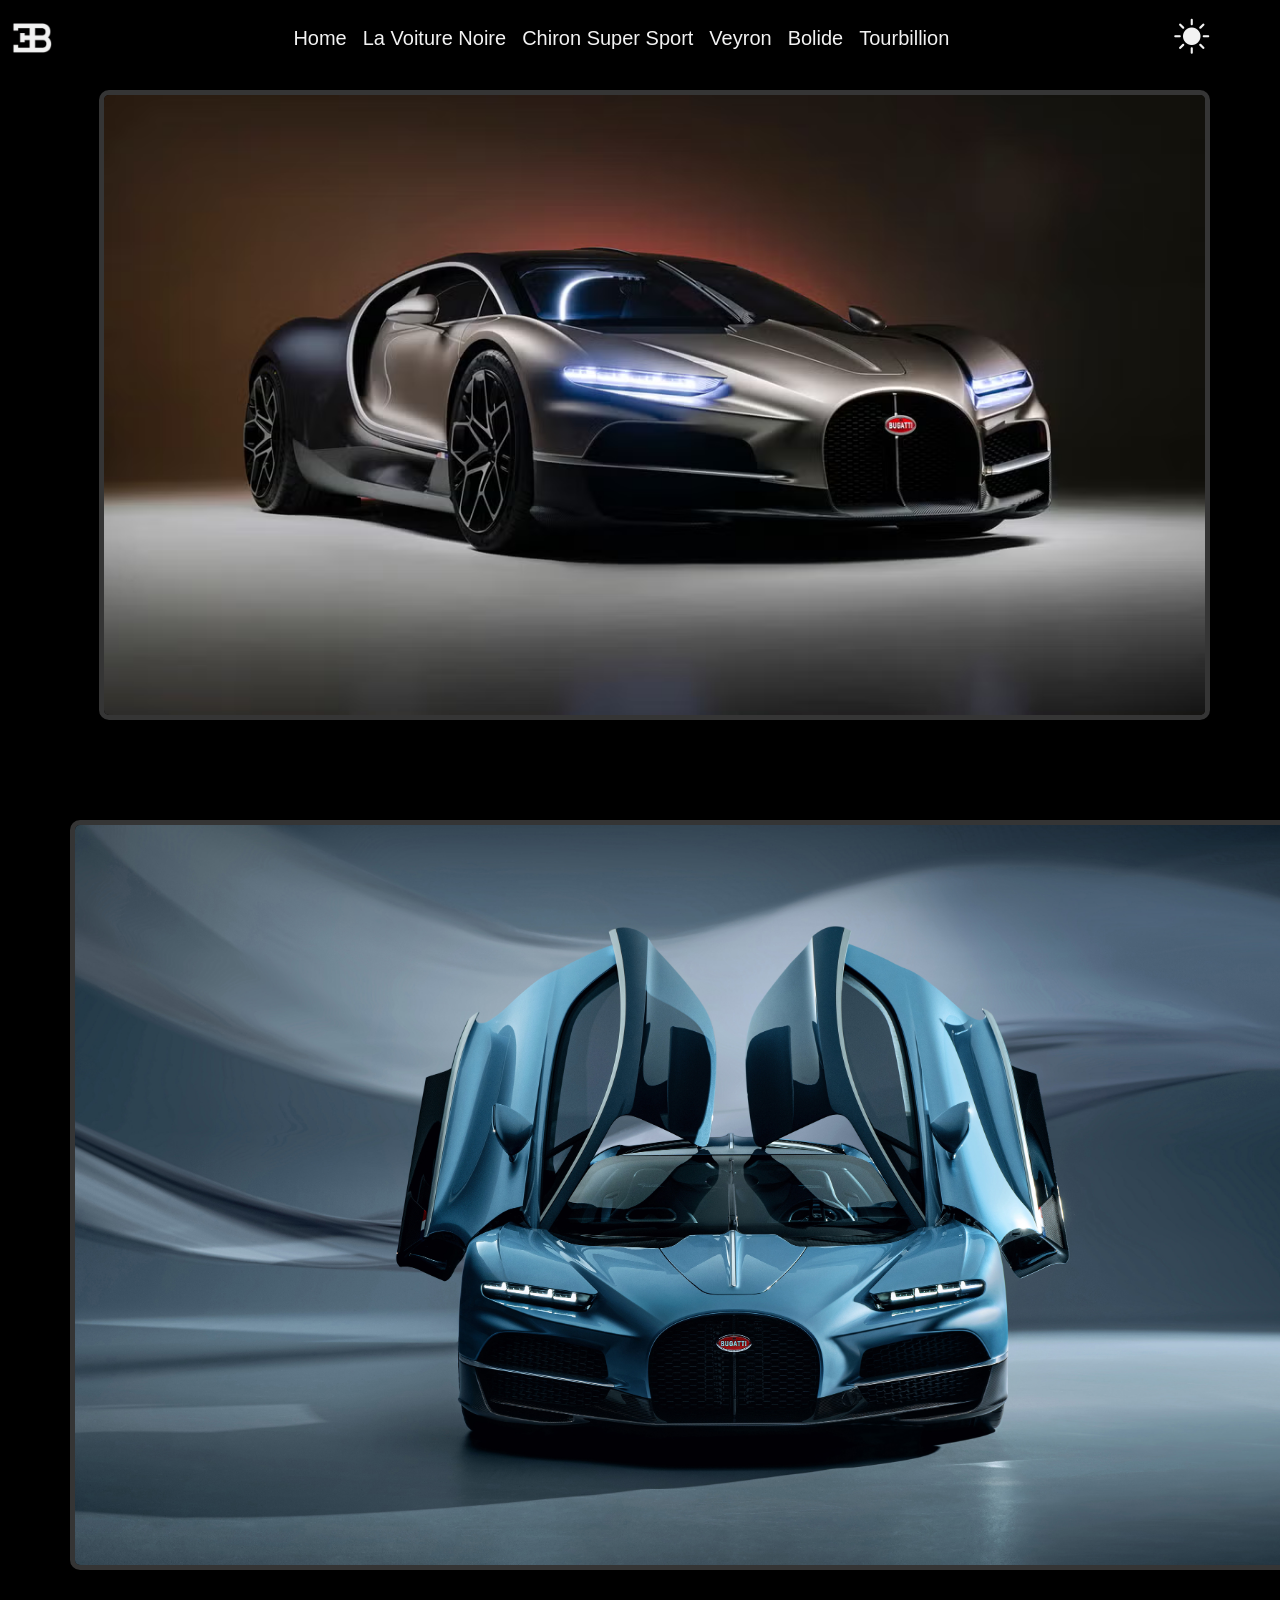
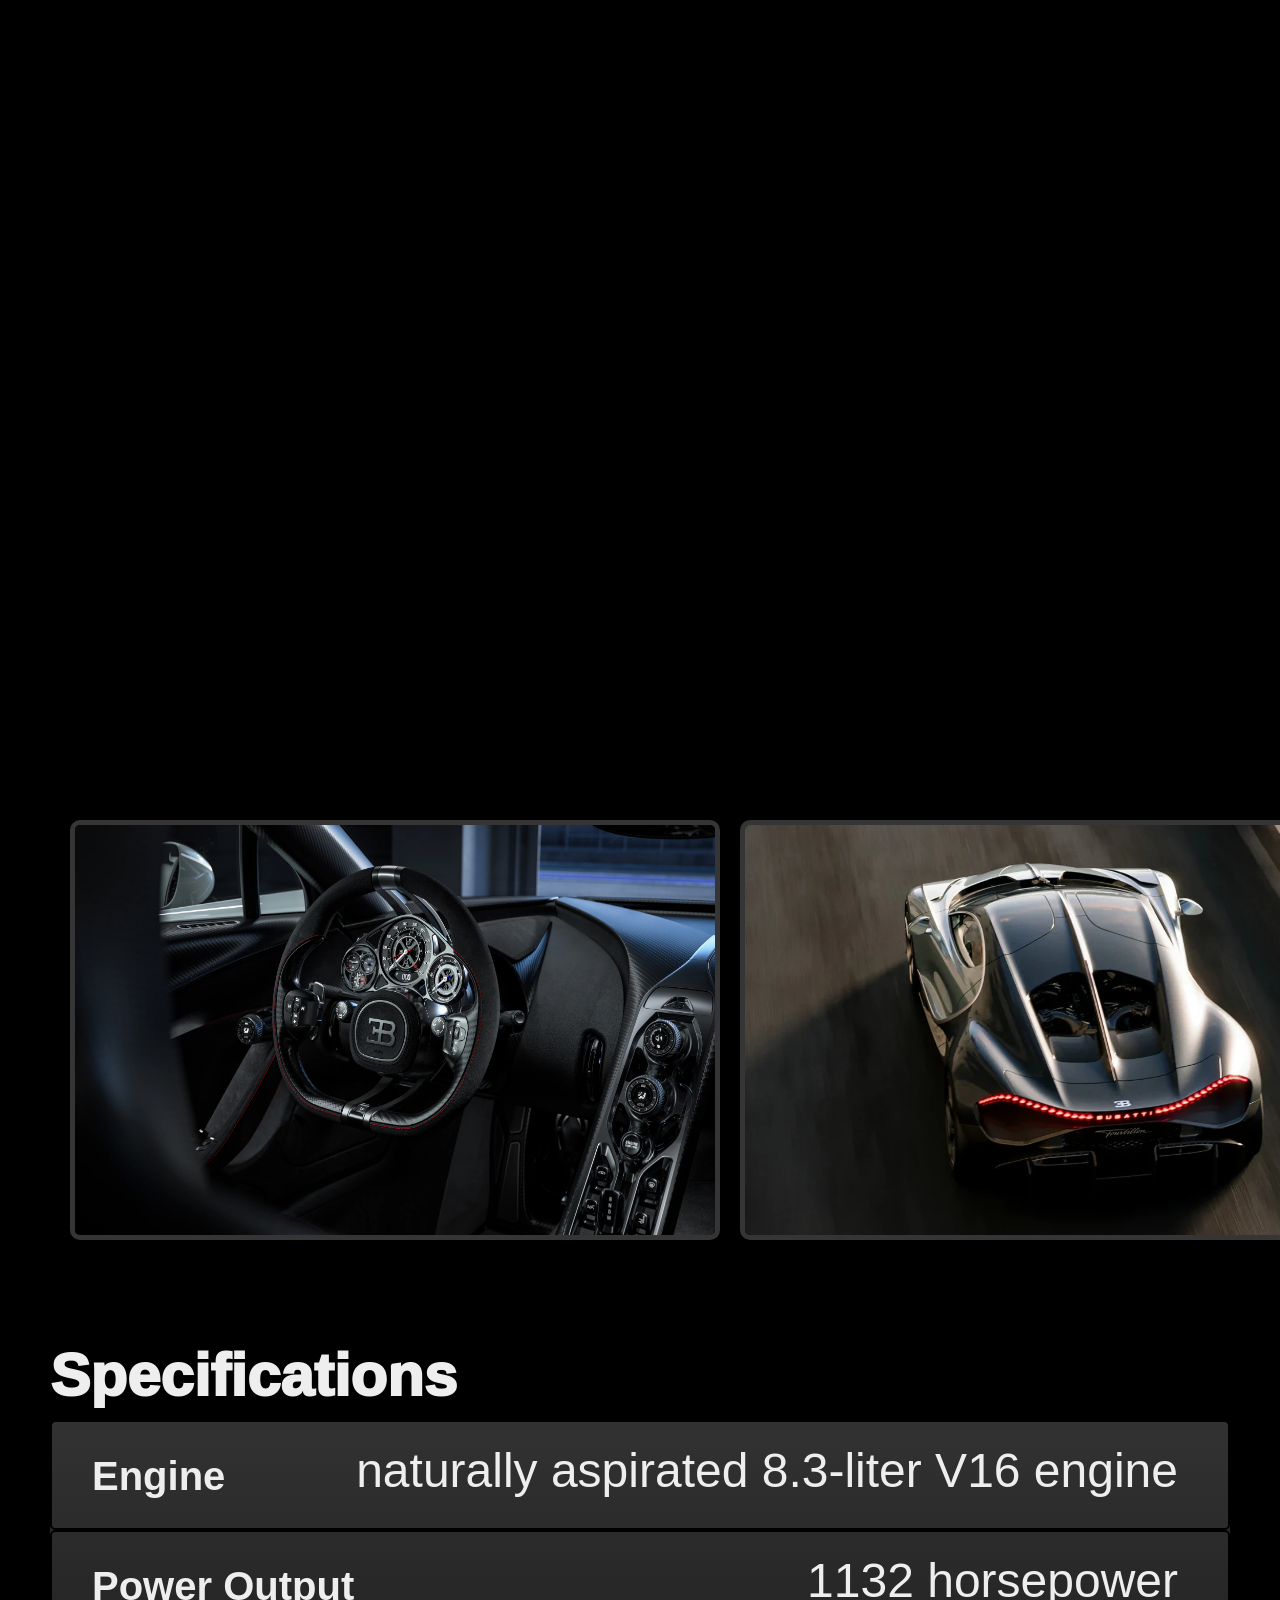
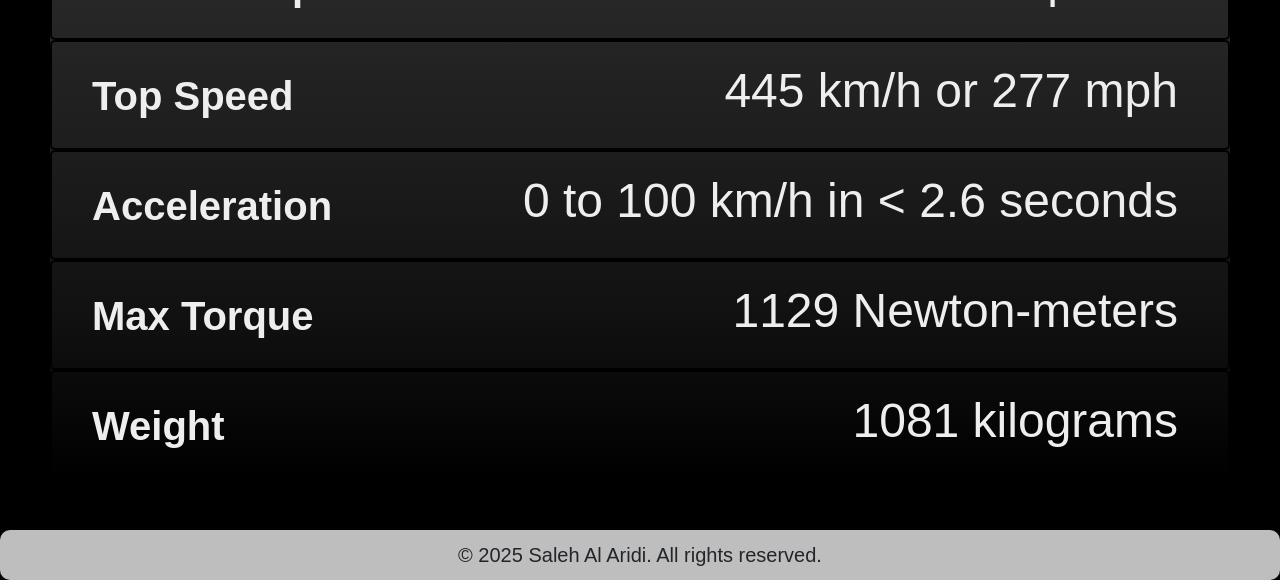
<file: bugatti-tourbillion.html>
<!DOCTYPE html>
<html lang="en">

<head>
    <meta charset="UTF-8">
    <meta name="viewport" content="width=device-width, initial-scale=1.0">
    <title>bugatti</title>
    <link href="https://cdn.jsdelivr.net/npm/bootstrap@5.0.2/dist/css/bootstrap.min.css" rel="stylesheet"
        integrity="sha384-EVSTQN3/azprG1Anm3QDgpJLIm9Nao0Yz1ztcQTwFspd3yD65VohhpuuCOmLASjC" crossorigin="anonymous">
    <link rel="stylesheet" href="https://cdn.jsdelivr.net/npm/bootstrap-icons@1.13.1/font/bootstrap-icons.min.css">
    <link rel="stylesheet" href="style.css">
</head>

<body>
    <div id="preloader">
        <div>
            <img src="asset/bugatti-logo-2.png" alt="Logo" class="preloader-img">
        </div>
    </div>

    <!--NAVBAR START-->
    <nav class="navbar navbar-expand-xl navbar-dark nav-mv" id="nav-bar">
        <div class="container-fluid">
            <a class="navbar-brand " href="#">
                <img id="bugatti-logo" src="/asset/bugatti-logo-2.png" alt="bugatti logo" height="30">
            </a>

            <div class="d-flex align-items-center order-xl-last ms-auto me-3">
                <i class="bi bi-moon-fill theme-icon" id="dark-icon"></i>
                <i class="bi bi-sun-fill theme-icon" id="light-icon"></i>
            </div>

            <button class="navbar-toggler" type="button" data-bs-toggle="collapse" data-bs-target="#navbarNav">
                <span class="navbar-toggler-icon"></span>
            </button>

            <div class="collapse navbar-collapse" id="navbarNav">
                <ul class="navbar-nav mx-auto">
                    <li class="nav-item"><a class="nav-link nav-link-mv" href="index.html">Home</a></li>
                    <li class="nav-item"><a class="nav-link nav-link-mv" href="bugatti-lavoiture.html">La Voiture
                            Noire</a></li>
                    <li class="nav-item"><a class="nav-link nav-link-mv" href="bugatti-chiron.html">Chiron Super
                            Sport</a></li>
                    <li class="nav-item"><a class="nav-link nav-link-mv" href="bugatti-veyron.html">Veyron</a></li>
                    <li class="nav-item"><a class="nav-link nav-link-mv" href="bugatti-bolide.html">Bolide</a></li>
                    <li class="nav-item"><a class="nav-link nav-link-mv" href="bugatti-tourbillion.html">Tourbillion</a>
                    </li>
                </ul>
            </div>
        </div>
    </nav>
    <!--NAVBAR END-->

    <main class="main-gallery">
        <img src="/asset-bugatti-tourbillion/bugatti-tourbillion-1.avif" alt="bugatti" height="630"
            class="bugaatti-gallery-img js-animation img-1">
        <img src="/asset-bugatti-tourbillion/bugatti-tourbillion-2.jpg" alt="bugatti" height="750"
            class="bugaatti-gallery-img js-animation img-2">
        <img src="/asset-bugatti-tourbillion/bugatti-tourbillion-3.webp" alt="bugatti" height="650"
            class="bugaatti-gallery-img js-animation img-3">
        <div class="img-layout">
            <img src="/asset-bugatti-tourbillion/bugatti-tourbillion-4.webp" alt="bugatti" height="420" width="650"
                class="bugaatti-gallery-img js-animation img-div-1">
            <img src="/asset-bugatti-tourbillion/bugatti-tourbillion-5.webp" alt="bugatti" height="420" width="700"
                class="bugaatti-gallery-img js-animation img-div-2">
        </div>

        <h1 class="specs-title js-animation">Specifications</h1>

        <section class="specs-section js-animation">
            <div class="spec-container">
                <h1 class="feature js-animation">Engine</h1>
                <h1 class="spec js-animation">naturally aspirated 8.3-liter V16 engine</h1>
            </div>
            <div class="spec-container">
                <h1 class="feature js-animation">Power Output</h1>
                <h1 class="spec js-animation"> <span class="number-js" value="1800"></span> horsepower</h1>
            </div>
            <div class="spec-container">
                <h1 class="feature js-animation">Top Speed</h1>
                <h1 class="spec js-animation">445 km/h or 277 mph</h1>
            </div>
            <div class="spec-container">
                <h1 class="feature js-animation">Acceleration</h1>
                <h1 class="spec js-animation">0 to 100 km/h in < 2.6 seconds</h1>
            </div>
            <div class="spec-container">
                <h1 class="feature js-animation">Max Torque</h1>
                <h1 class="spec js-animation"><span class="number-js" value="2300"></span> Newton-meters</h1>
            </div>
            <div class="spec-container">
                <h1 class="feature js-animation">Weight</h1>
                <h1 class="spec js-animation"> <span class="number-js" value="1995"></span> kilograms</h1>
            </div>
        </section>

        <footer>
            <p>&copy; 2025 Saleh Al Aridi. All rights reserved.</p>
        </footer>

    </main>



    <script src="https://cdn.jsdelivr.net/npm/bootstrap@5.3.0/dist/js/bootstrap.bundle.min.js"></script>
    <script src="index.js"></script>
</body>

</html>
</file>
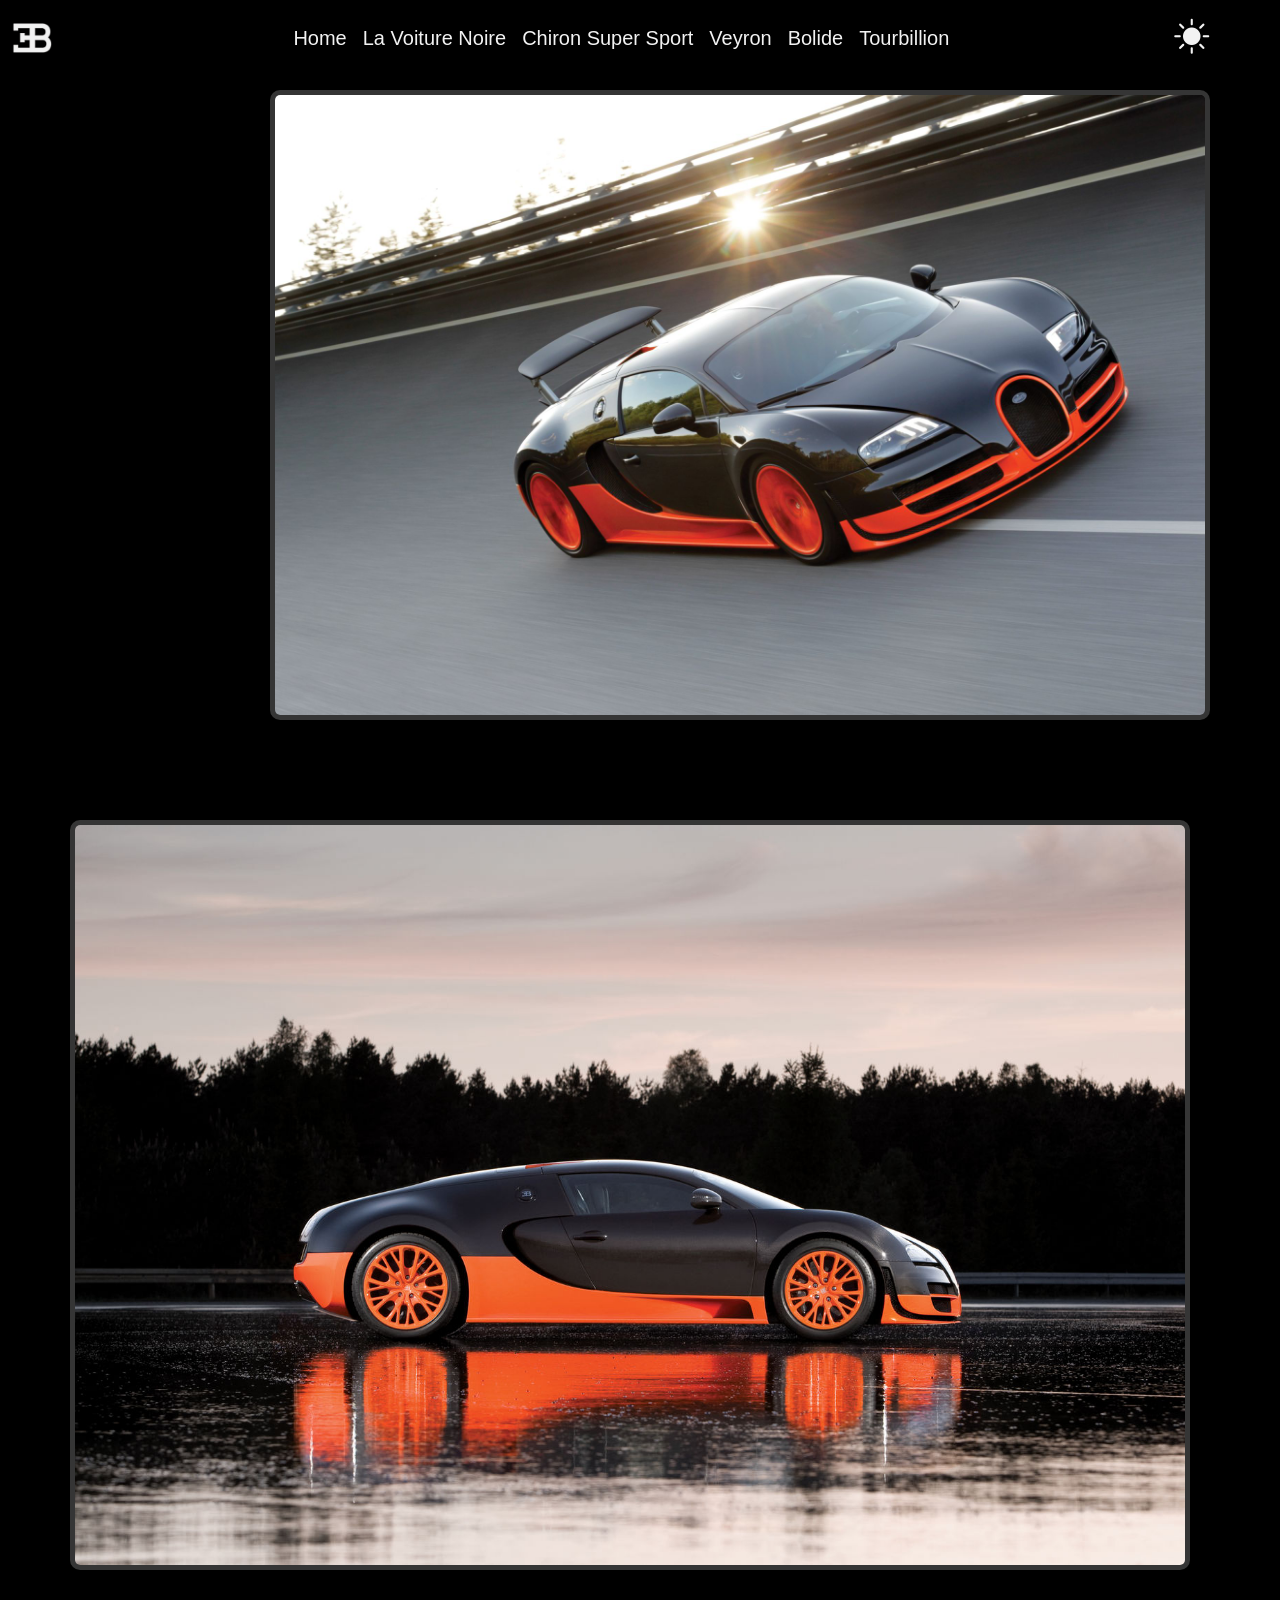
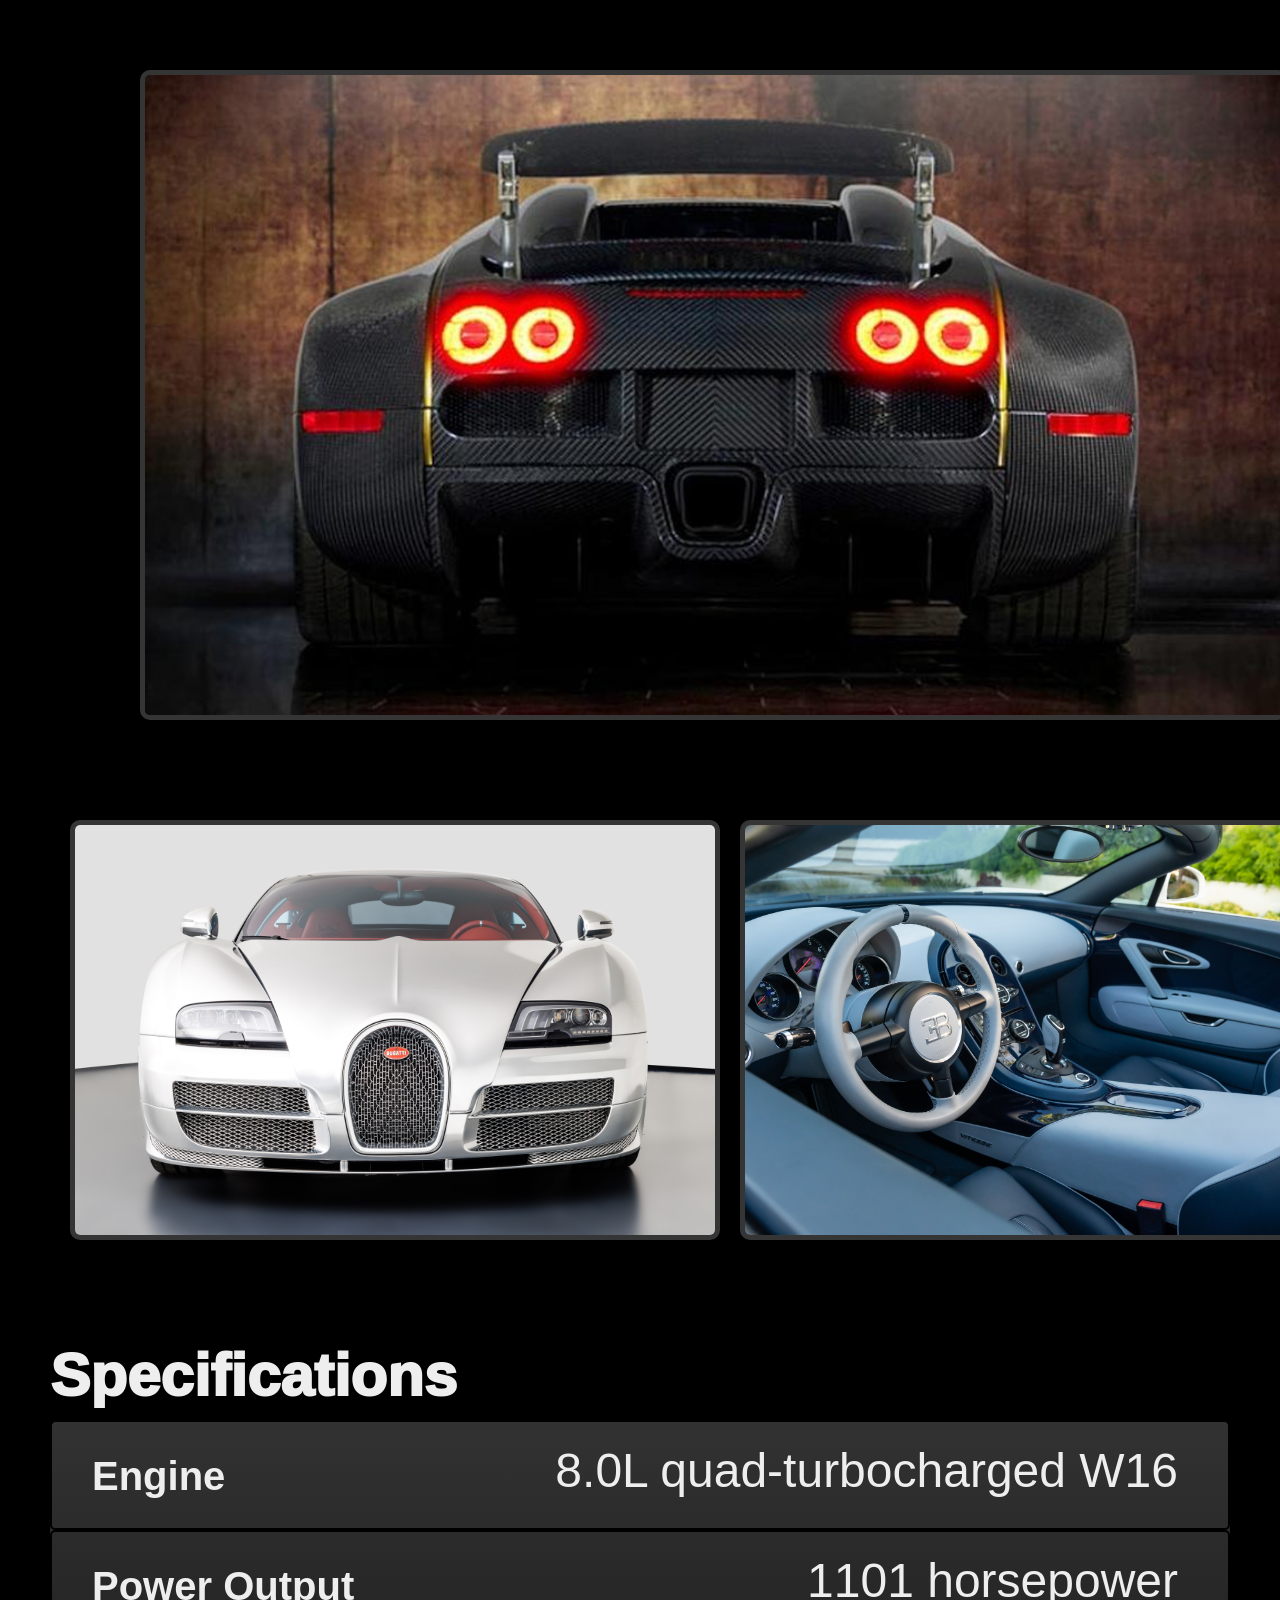
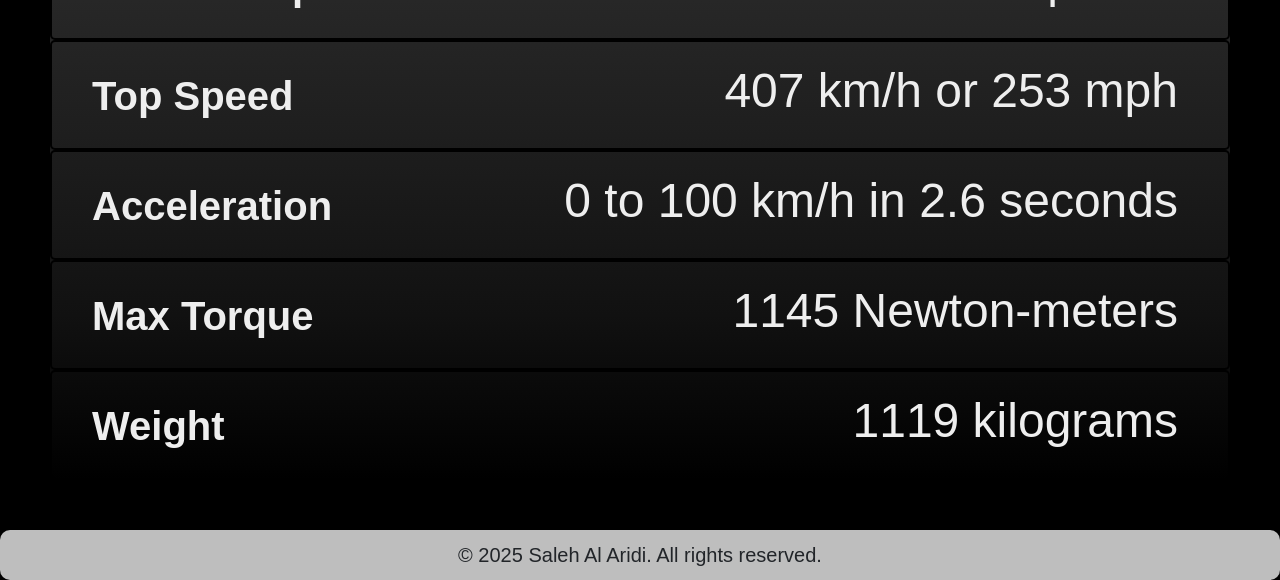
<file: bugatti-veyron.html>
<!DOCTYPE html>
<html lang="en">

<head>
    <meta charset="UTF-8">
    <meta name="viewport" content="width=device-width, initial-scale=1.0">
    <title>bugatti</title>
    <link href="https://cdn.jsdelivr.net/npm/bootstrap@5.0.2/dist/css/bootstrap.min.css" rel="stylesheet"
        integrity="sha384-EVSTQN3/azprG1Anm3QDgpJLIm9Nao0Yz1ztcQTwFspd3yD65VohhpuuCOmLASjC" crossorigin="anonymous">
    <link rel="stylesheet" href="https://cdn.jsdelivr.net/npm/bootstrap-icons@1.13.1/font/bootstrap-icons.min.css">
    <link rel="stylesheet" href="style.css">
</head>

<body>
    <div id="preloader">
        <div>
            <img src="asset/bugatti-logo-2.png" alt="Logo" class="preloader-img">
        </div>
    </div>

    <!--NAVBAR START-->
<nav class="navbar navbar-expand-xl navbar-dark nav-mv" id="nav-bar">
    <div class="container-fluid">
        <a class="navbar-brand " href="#">
            <img id="bugatti-logo" src="/asset/bugatti-logo-2.png" alt="bugatti logo" height="30">
        </a>

        <div class="d-flex align-items-center order-xl-last ms-auto me-3">
            <i class="bi bi-moon-fill theme-icon" id="dark-icon"></i>
            <i class="bi bi-sun-fill theme-icon" id="light-icon"></i>
        </div>

        <button class="navbar-toggler" type="button" data-bs-toggle="collapse" data-bs-target="#navbarNav">
            <span class="navbar-toggler-icon"></span>
        </button>

        <div class="collapse navbar-collapse" id="navbarNav">
            <ul class="navbar-nav mx-auto">
                <li class="nav-item"><a class="nav-link nav-link-mv" href="index.html">Home</a></li>
                <li class="nav-item"><a class="nav-link nav-link-mv" href="bugatti-lavoiture.html">La Voiture Noire</a></li>
                <li class="nav-item"><a class="nav-link nav-link-mv" href="bugatti-chiron.html">Chiron Super Sport</a></li>
                <li class="nav-item"><a class="nav-link nav-link-mv" href="bugatti-veyron.html">Veyron</a></li>
                <li class="nav-item"><a class="nav-link nav-link-mv" href="bugatti-bolide.html">Bolide</a></li>
                <li class="nav-item"><a class="nav-link nav-link-mv" href="bugatti-tourbillion.html">Tourbillion</a></li>
            </ul>
        </div>
    </div>
</nav>
    <!--NAVBAR END-->

    <main class="main-gallery">
        <img src="/asset-bugatti-veyron/bugatti-veyron-1.jpg" alt="bugatti" height="630"
            class="bugaatti-gallery-img js-animation img-1">
        <img src="/asset-bugatti-veyron/bugatti-veyron-2.jpg" alt="bugatti" height="750"
            class="bugaatti-gallery-img js-animation img-2">
        <img src="/asset-bugatti-veyron/bugatti-veyron-3.jpg" alt="bugatti" height="650"
            class="bugaatti-gallery-img js-animation img-3">
        <div class="img-layout">
            <img src="/asset-bugatti-veyron/bugatti-veyron-4.jpg" alt="bugatti" height="420" width="650"
                class="bugaatti-gallery-img js-animation img-div-1">
            <img src="/asset-bugatti-veyron/bugatti-veyron-5.jpeg" alt="bugatti" height="420" width="700"
                class="bugaatti-gallery-img js-animation img-div-2">
        </div>

        <h1 class="specs-title js-animation">Specifications</h1>

        <section class="specs-section js-animation">
            <div class="spec-container">
                <h1 class="feature js-animation">Engine</h1>
                <h1 class="spec js-animation">8.0L quad-turbocharged W16</h1>
            </div>
            <div class="spec-container">
                <h1 class="feature js-animation">Power Output</h1>
                <h1 class="spec js-animation"> <span class="number-js" value="1101"></span> horsepower</h1>
            </div>
            <div class="spec-container">
                <h1 class="feature js-animation">Top Speed</h1>
                <h1 class="spec js-animation">407 km/h or 253 mph </h1>
            </div>
            <div class="spec-container">
                <h1 class="feature js-animation">Acceleration</h1>
                <h1 class="spec js-animation">0 to 100 km/h in 2.6 seconds</h1>
            </div>
            <div class="spec-container">
                <h1 class="feature js-animation">Max Torque</h1>
                <h1 class="spec js-animation"><span class="number-js" value="1250"></span> Newton-meters</h1>
            </div>
            <div class="spec-container">
                <h1 class="feature js-animation">Weight</h1>
                <h1 class="spec js-animation"> <span class="number-js" value="1888"></span> kilograms</h1>
            </div>
        </section>

        <footer>
            <p>&copy; 2025 Saleh Al Aridi. All rights reserved.</p>
        </footer>

    </main>



    <script src="https://cdn.jsdelivr.net/npm/bootstrap@5.3.0/dist/js/bootstrap.bundle.min.js"></script>
    <script src="index.js"></script>
</body>

</html>
</file>
<file: style.css>
body {
    margin: 0;
    padding: 0;
    background-color: #000000;
    color: #EEEEEE;
    font-family: Tahoma, Verdana, Segoe, sans-serif;
}

#preloader {
    position: fixed;
    inset: 0;
    background: black;
    display: flex;
    justify-content: center;
    align-items: center;
    z-index: 9999;
}

.preloader-img {
    width: 150px;
    animation: pulse 1.5s ease-in-out infinite;
}

@keyframes pulse {

    0%,
    100% {
        transform: scale(1.2);
        opacity: 0.6;
    }

    50% {
        transform: scale(1.6);
        opacity: 1;
        filter: brightness(1.5);
    }
}

.nav-mv {
    position: fixed;
    z-index: 100;
    border-radius: 10px;
    background-color: black;
    opacity: 0.95;
    height: 75px;
    width: 99vw;
    transition: all 1s;
}

.navbar-nav .nav-link.nav-link-mv {
    font-size: 20px;
    color: white;
    transition: all 1s;
    background-color: black;
}

#dark-icon {
    display: none;
    color: black;
    font-size: 35px;
    padding: 0 30px 0 0;
    cursor: pointer;
}

#light-icon {
    color: white;
    font-size: 35px;
    padding: 0 30px 0 0;
    cursor: pointer;
}

.hero-section {
    overflow: hidden;
    margin-bottom: 150px;
}

.hero-section-img {
    width: 100vw;
    height: 100vh;
    object-fit: cover;
    border-radius: 10px;
    -webkit-mask-image: linear-gradient(to bottom, black 50%, transparent 100%);
    mask-image: linear-gradient(to bottom, black 85%, transparent 100%);
}

.hero-section-title {
    position: absolute;
    top: 30%;
    left: 50%;
    transform: translate(-50%, -50%);
    font-family: sans-serif;
    font-size: 8vw;
    color: rgb(255, 255, 255);
    white-space: nowrap;
    margin: 0;
    mix-blend-mode: overlay;
    pointer-events: none;
    font-style: italic;
}

.hero-section-title span {
    -webkit-text-stroke: 2px white;

}

.second-title {
    top: 90%;
}

.section {
    margin-left: 50px;
    display: flex;
    gap: 50px;
    margin-bottom: 150px;
    overflow: hidden;
}

.carousel-mv {
    width: 38vw;
    height: 50vh;
    object-fit: cover;
    border-radius: 10px;
}

.description {
    display: flex;
    flex-direction: column;
    gap: 40px;
    transition: transform 0.5s;
}

.description:hover {
    transform: scale(1.04);
}

.section-title {
    font-size: 50px;
}

.section-button {
    width: fit-content;
    margin: 0;
    padding: 0;
    border: none;
    background: none;
}

.button-img {
    transition: transform 0.5s;
}

.button-img:hover {
    transform: scale(1.12);
}

.gallery-link {
    color: inherit;
}

.gallery-link:hover {
    color: inherit;
}

.section-text {
    font-size: 18px;
    text-wrap: wrap;
    width: 700px;
}

.btn-text-layout {
    display: flex;
    align-items: center;
    gap: 10px;
}

.btn-text-layout i {
    font-size: 24px;
}

.btn-text-layout p {
    align-self: flex-end;
}

.reverse {
    flex-direction: row-reverse;
    margin-left: 0;
    margin-right: 100px;
}

footer {
    display: flex;
    justify-content: center;
    align-items: center;
    height: 50px;
    background-color: #EEEEEE;
    border-radius: 10px;
    opacity: 0.8;
    color: #2b2f34;
    font-size: 20px;
    padding-top: 15px;
}

/*  Animation For Element Entry*/

.js-animation {
    transform: translateX(-50px);
    filter: blur(8px);
    opacity: 0;
    transition: transform 1.4s, opacity 1s, filter 1.2s;
}

.js-animation.visible {
    transform: translateX(0);
    filter: blur(0);
    opacity: 1;
}

/* End Of Animation For Element Entry*/

/* Animation For Hero Section */

.hero-js {
    filter: blur(20px);
    transform: scale(0.3);
    opacity: 0;
    transition: transform 1s, filter 2.5s, opacity 4s;
}

.hero-js.normal-size {
    filter: blur(0);
    opacity: 1;
    transform: scale(1);
}

.hero-title-js {
    clip-path: inset(0 100% 0 0);
    filter: blur(8px);
    transition: clip-path 1s cubic-bezier(0.5, 0, 0.3, 1.2), filter 1s ease;
}


.hero-title-js.active {
    clip-path: inset(0 0 0 0);
    filter: blur(0px);
}

/* End Animation For Hero Section*/



/* Vabration for Button */
@keyframes vibration {
    0% {
        transform: rotateZ(-10deg);
    }

    50% {
        transform: rotateZ(0deg);
    }

    100% {
        transform: rotateZ(10deg);
    }
}

.button-img {
    display: inline-block;
}

.button-img.vibrate {
    animation: vibration 0.1s linear infinite;
}

/* End of Vibration */

@media screen and (max-width: 1024px) {

    .nav-mv {
        height: 85px;
    }

    .navbar-nav .nav-link.nav-link-mv {
        font-size: 25px;
        padding-left: 20px;
        border-radius: 10px;
    }

    .hero-section {
        margin-bottom: 50px;
    }

    .hero-section-img {
        height: 50vh;
    }

    .hero-section-title {
        top: 16%;
    }

    .second-title {
        top: 42%;
    }

    .section {
        flex-direction: column;
        align-items: center;
        margin: 0 0 50px 0;
    }

    .carousel-mv {
        width: 75vw;
        height: 37vh;
    }

    .reverse {
        margin-right: 0;
    }

    footer {
        height: 100px;
        font-size: 28px;
        padding: 0 0 20px 0;
    }
}

@media screen and (max-width: 920px) {

    .hero-section-img {
        height: 45vh;
    }

    .hero-section-title {
        top: 15%;
    }

    .second-title {
        top: 38%;
    }

    .description {
        width: 72vw;
    }

    .section-title {
        font-size: 40px;
    }

    .section-text {
        width: 75vw;
    }

    footer {
        height: 70px;
        padding: 20px 0 0 0;
    }
}

@media screen and (max-width: 768px) {

    .hero-section-img {
        height: 49vh;
    }

    .second-title {
        top: 41%;
    }
}

@media screen and (max-width: 431px) {

    .hero-section {
        margin-bottom: 0;
    }

    .hero-section-img {
        height: 36vh;
    }

    .hero-section-title {
        top: 30%;
    }

    .second-title {
        display: none;
    }

    .section {
        margin-bottom: 20px;
        gap: 0;
    }

    .carousel-mv {
        object-fit: contain;
    }

    .description {
        gap: 20px;
    }

    .section-title {
        font-size: 28px;
    }

    footer {
        font-size: 20px;
    }

}


/*  Gallery Styles*/

.main-gallery {
    position: relative;
    top: 90px;
}

.bugaatti-gallery-img {
    border-radius: 10px;
    margin-bottom: 100px;
    border: 5px solid rgb(53, 53, 53);
}

.bugaatti-gallery-img:hover {
    transform: scale(1.05);
}

.img-1 {
    float: right;
    margin-right: 70px;
}

.img-2 {
    margin-left: 70px;
}

.img-3 {
    margin-left: 140px;
}

.img-layout {
    margin-left: 70px;
    display: flex;
    gap: 20px;
}

.specs-title{
    margin-left: 50px;
    font-size: 60px;
    font-weight: 1000;
}

.specs-section{
    background-image: linear-gradient(to top , black , rgb(17, 17, 17), rgb(29, 29, 29), rgb(40, 40, 40), rgb(50, 50, 50));
    margin-left: 50px;
    margin-right: 50px;
    margin-bottom: 50px;
    border-radius: 10px;
}

.spec-container{
    display: flex;
    justify-content: space-between;
    border: 2px solid black;
    border-radius: 5px;
}

.feature{
    padding: 30px 0 20px 40px;
    font-weight: 900;
}

.spec{
    padding: 20px 50px 20px 0;
    margin: 0;
    font-size: 3rem;
    white-space: nowrap;
    font-weight: 100;
}

@media screen and (max-width: 1024px) {
    .main-gallery {
        top: 120px;
    }

    .img-1 {
        width: 88vw;
        height: auto;
    }

    .img-2 {
        width: 88vw;
        height: auto;
    }

    .img-3 {
        width: 88vw;
        height: auto;
        margin-left: 70px;
    }

    .img-layout {
        display: block;
    }

    .img-div-1 {
        width: 70vw;
        height: auto;
    }

    .img-div-2 {
        width: 88vw;
        height: auto;
    }

    .spec{
        padding-top: 30px;
        font-size: 40px;
    }

}

@media screen and (max-width: 820px) {
    .img-1 {
        margin-right: 50px;
    }

    .img-2 {
        margin-left: 50px;
    }

    .img-3 {
        margin-left: 50px;
    }

    .spec{
        padding: 33px 20px 0 0;
        font-size: 28px;
    }
}

@media screen and (max-width: 431px) {
    .img-1 {
        margin-right: 20px;

    }

    .img-2 {
        margin-left: 35px;
    }

    .img-3 {
        margin-left: 35px;
    }

    .img-layout{
        margin-left: 20px;
    }

    .specs-section{
        margin: 0 10px 0 10px;
    }

    .specs-title{
        font-size: 3rem;
    }

    .feature{
        padding-left: 10px;
        font-size: 20px;
    }

    .spec{
        padding: 30px 10px 0 0;
        font-size: 18px;
    }
}
</file>
